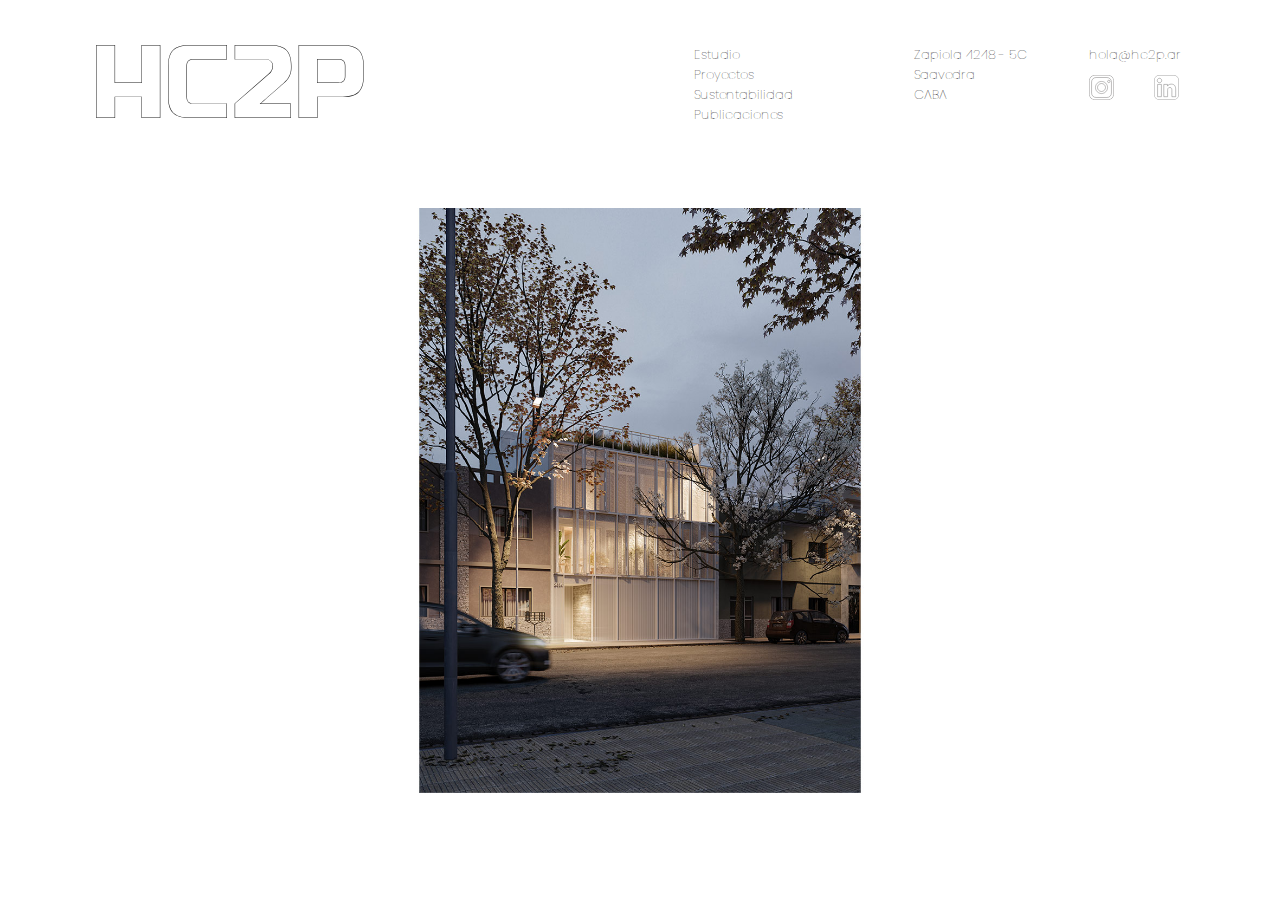
<file: index.html>
<!DOCTYPE html>
<html lang="es">
<head>
    <meta charset="UTF-8"/>
    <meta http-equiv="X-UA-Compatible" content="IE=edge">
    <meta name="viewport" content="width=device-width, initial-scale=1.0">
    <link rel="stylesheet" href="css/styles.css">
    <title>HC2P</title>
</head>
<body>
    <nav>
        <h1><a href="index.html">HC2P</a></h1>

        <div class="menu">
            <span class="linea1"></span>
            <span class="linea2"></span>
        </div>

        <div class="navegacion">
            <ul class="secciones">
                <li><a href="estudio.html">Estudio</a></li>

                <li><a href="proyectos.html">Proyectos</a></li>

                <li><a href="sustentabilidad.html">Sustentabilidad</a></li>

                <li><a href="">Publicaciones</a></li>
            </ul>
        
            <p class="direccion">Zapiola 4248 - 5C Saavedra <br>CABA</p>

            <ul class="redes">
                <li class="mail"><p>hola@hc2p.ar</p></li>

                <li><a style="background-image: url('img/icons/ig.svg');" href="https://www.instagram.com/hc2p.arq/" target="_blank">Instagram</a></li>

                <li><a style="background-image: url('img/icons/lkd.svg');" href="https://www.linkedin.com/in/hc2p-59538524b/" target="_blank">LinkedIn</a></li>
            </ul>
        </div>
    </nav>
    <main>
        <div class="slider_home">
            <ul>
                <li>
                    <picture>
                        <source media="(min-width: 769px)" srcset="img/slider_desktop/slider1.jpg">
                        <img src="img/slider_mobile/slider1.jpg" alt="Imágen interior de un departamento de HC2P">
                    </picture>
                </li>

                <li>
                    <picture>
                        <source media="(min-width: 769px)" srcset="img/slider_desktop/slider2.jpg">
                        <img src="img/slider_mobile/slider2.jpg" alt="Imágen interior de un departamento de HC2P">
                    </picture>
                </li>

                <li>
                    <picture>
                        <source media="(min-width: 769px)" srcset="img/slider_desktop/slider3.jpg">
                        <img src="img/slider_mobile/slider3.jpg" alt="Imágen interior de un departamento de HC2P">
                    </picture>
                </li>

                <li>
                    <picture>
                        <source media="(min-width: 769px)" srcset="img/slider_desktop/slider4.jpg">
                        <img src="img/slider_mobile/slider4.jpg" alt="Imágen interior de un departamento de HC2P">
                    </picture>
                </li>

                <li>
                    <picture>
                        <source media="(min-width: 769px)" srcset="img/slider_desktop/slider5.jpg">
                        <img src="img/slider_mobile/slider5.jpg" alt="Imágen interior de un departamento de HC2P">
                    </picture>
                </li>

                <li>
                    <picture>
                        <source media="(min-width: 769px)" srcset="img/slider_desktop/slider6.jpg">
                        <img src="img/slider_mobile/slider6.jpg" alt="Imágen interior de un departamento de HC2P">
                    </picture>
                </li>

                <li>
                    <picture>
                        <source media="(min-width: 769px)" srcset="img/slider_desktop/slider7.jpg">
                        <img src="img/slider_mobile/slider7.jpg" alt="Imágen interior de un departamento de HC2P">
                    </picture>
                </li>

                <li>
                    <picture>
                        <source media="(min-width: 769px)" srcset="img/slider_desktop/slider8.jpg">
                        <img src="img/slider_mobile/slider8.jpg" alt="Imágen interior de un departamento de HC2P">
                    </picture>
                </li>

                <li>
                    <picture>
                        <source media="(min-width: 769px)" srcset="img/slider_desktop/slider9.jpg">
                        <img src="img/slider_mobile/slider9.jpg" alt="Imágen interior de un departamento de HC2P">
                    </picture>
                </li>

                <li>
                    <picture>
                        <source media="(min-width: 769px)" srcset="img/slider_desktop/slider10.jpg">
                        <img src="img/slider_mobile/slider10.jpg" alt="Imágen interior de un departamento de HC2P">
                    </picture>
                </li>

                <li>
                    <picture>
                        <source media="(min-width: 769px)" srcset="img/slider_desktop/slider11.jpg">
                        <img src="img/slider_mobile/slider11.jpg" alt="Imágen interior de un departamento de HC2P">
                    </picture>
                </li>

                <li>
                    <picture>
                        <source media="(min-width: 769px)" srcset="img/slider_desktop/slider12.jpg">
                        <img src="img/slider_mobile/slider12.jpg" alt="Imágen interior de un departamento de HC2P">
                    </picture>
                </li>

                <li>
                    <picture>
                        <source media="(min-width: 769px)" srcset="img/slider_desktop/slider13.jpg">
                        <img src="img/slider_mobile/slider13.jpg" alt="Imágen interior de un departamento de HC2P">
                    </picture>
                </li>
            </ul>
        </div>
    </main>

    <script src="js/script.js"></script>
</body>
</html>
</file>
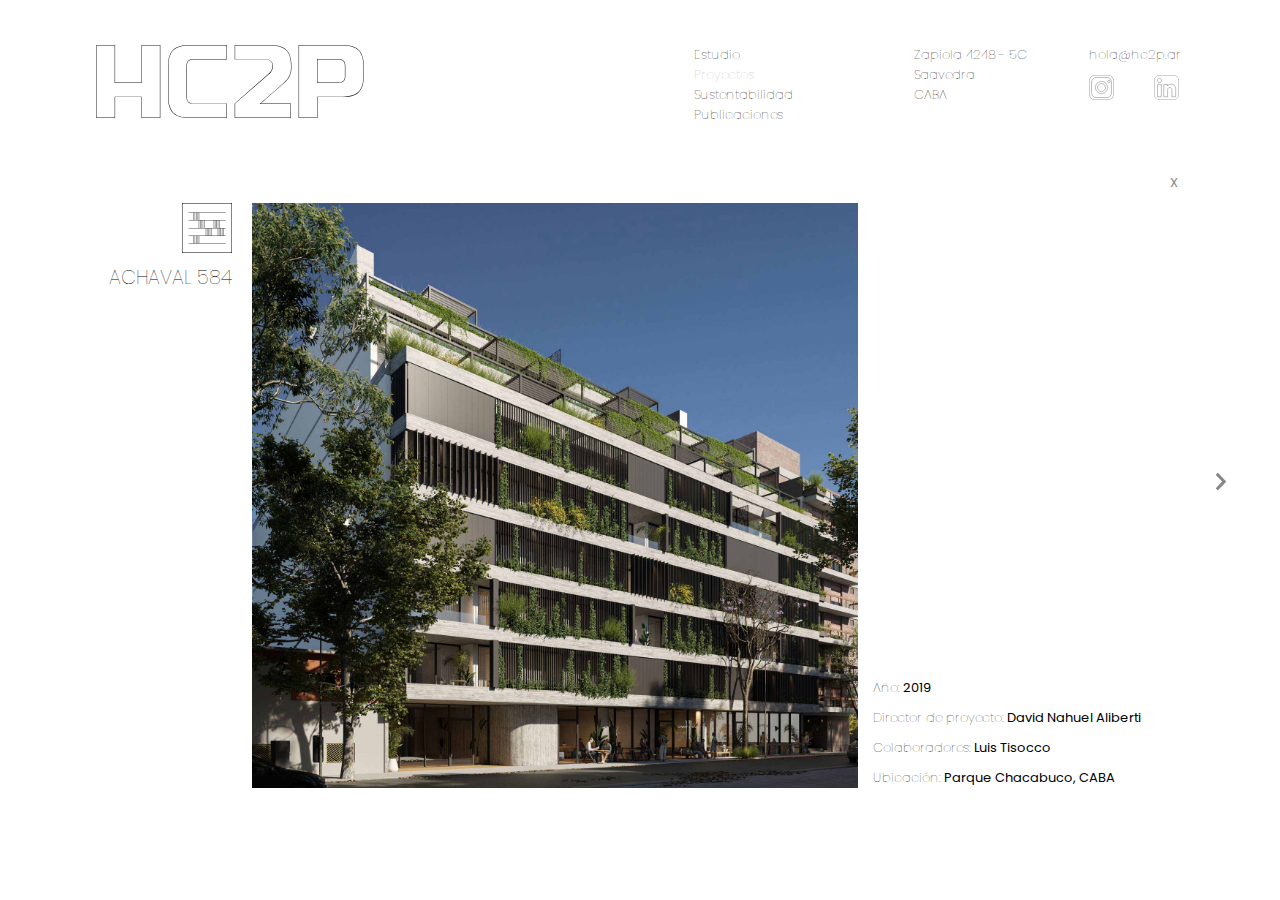
<file: achaval.html>
<!DOCTYPE html>
<html lang="es">
<head>
    <meta charset="UTF-8"/>
    <meta http-equiv="X-UA-Compatible" content="IE=edge">
    <meta name="viewport" content="width=device-width, initial-scale=1.0">
    <link rel="stylesheet" href="css/styles.css">
    <title>HC2P</title>
</head>
<body>
    <nav>
        <h1><a href="index.html">HC2P</a></h1>

        <div class="menu">
            <span class="linea1"></span>
            <span class="linea2"></span>
        </div>

        <div class="navegacion">
            <ul class="secciones">
                <li><a href="estudio.html">Estudio</a></li>

                <li><a href="proyectos.html" class="indicador_pagina">Proyectos</a></li>

                <li><a href="sustentabilidad.html">Sustentabilidad</a></li>

                <li><a href="">Publicaciones</a></li>
            </ul>
        
            <p class="direccion">Zapiola 4248 - 5C Saavedra <br>CABA</p>

            <ul class="redes">
                <li class="mail"><p>hola@hc2p.ar</p></li>

                <li><a style="background-image: url('img/icons/ig.svg');" href="https://www.instagram.com/hc2p.arq/" target="_blank">Instagram</a></li>

                <li><a style="background-image: url('img/icons/lkd.svg');" href="https://www.linkedin.com/in/hc2p-59538524b/" target="_blank">LinkedIn</a></li>
            </ul>
        </div>
    </nav>
    <main>
        <span class="previous_detalleP ocultar">Previous</span>
    
        <span class="next_detalleP">Next</span>

        <a class="volver" href="proyectos.html">X</a>

        <div class="cont_general_proyecto">
            <div class="mascara_proyecto">
                <div class="seccion1">
                    <div class="info">
                        <span style="background-image: url('../img/icons/achaval.svg');">Achaval</span>
        
                        <h2>Achaval 584</h2>

                        <!--div>
                            <a href="#">Descargar PDF</a>
                        </div-->
                    </div>

                    <div class="imagen_texto">
                        <ul>
                            <li><span>Año:</span> 2019</li>
                            <li><span>Director de proyecto:</span> David Nahuel Aliberti</li>
                            <li><span>Colaboradores:</span> Luis Tisocco</li>
                            <li><span>Ubicación:</span> Parque Chacabuco, CABA</li>
                        </ul>

                        <picture>
                            <source media="(min-width: 769px)" srcset="img/proyectos/achaval/1/achaval_1_desktop.jpg">
                            <source media="(min-width: 481px)" srcset="img/proyectos/achaval/1/achaval_1_tablet.jpg">
                            <img src="img/proyectos/achaval/1/achaval_1_mobile.jpg" alt="Foto fachada Achaval">
                        </picture>
                    </div>
                </div>

                <div class="seccion2">
                    <picture>
                        <source media="(min-width: 769px)" srcset="img/proyectos/achaval/2/achaval_2_desktop.jpg">
                        <img src="img/proyectos/achaval/2/achaval_2_mobile.jpg" alt="Foto fachada Achaval">
                    </picture>
                </div>

                <div class="seccion2">
                    <picture>
                        <source media="(min-width: 769px)" srcset="img/proyectos/achaval/3/achaval_3_desktop.jpg">
                        <img src="img/proyectos/achaval/3/achaval_3_mobile.jpg" alt="Foto fachada Achaval">
                    </picture>
                </div>

                <div class="seccion2">
                    <picture>
                        <source media="(min-width: 769px)" srcset="img/proyectos/achaval/4/achaval_4_desktop.jpg">
                        <img src="img/proyectos/achaval/4/achaval_4_mobile.jpg" alt="Foto fachada Achaval">
                    </picture>
                </div>

                <div class="seccion2">
                    <picture>
                        <source media="(min-width: 769px)" srcset="img/proyectos/achaval/5/achaval_5_desktop.jpg">
                        <img src="img/proyectos/achaval/5/achaval_5_mobile.jpg" alt="Foto fachada Achaval">
                    </picture>
                </div>

                <div class="seccion2">
                    <picture>
                        <source media="(min-width: 769px)" srcset="img/proyectos/achaval/6/achaval_6_desktop.jpg">
                        <img src="img/proyectos/achaval/6/achaval_6_mobile.jpg" alt="Foto fachada Achaval">
                    </picture>
                </div>

                <div class="seccion2 memoria">
                    <div>
                        <h3>MEMORIA</h3>

                        <p>En un terreno atípico que envuelve un edifico de esquina existente y que engloba 3 parcelas por lado, el proyecto enfrenta una primer disyuntiva en relación a un volumen edificable infrecuente en la zona debido a un histórico barrio de viviendas bajas, con patios y frentes arbolados.

                        <span>Se plantea entonces la primera pregunta: ¿Cómo implantar un edificio de semejante volumen, sin que el mismo genere un impacto negativo al entorno?</span>

                        <span>La respuesta surge aplicando una serie de estrategias de diseño, tales como operar con ciertos elementos de manera horizontal, en contraposición con la altura del complejo.</span>

                        <span>Ejemplo de esto son el sistema de carpinterías corridas, parasoles y vigas vistas que le dan vuelta a todo el perímetro del conjunto.</span></p>
                    </div>
                </div>
            </div>
        </div>
    </main>

    <script src="js/script_achaval.js"></script>
</body>
</html>
</file>
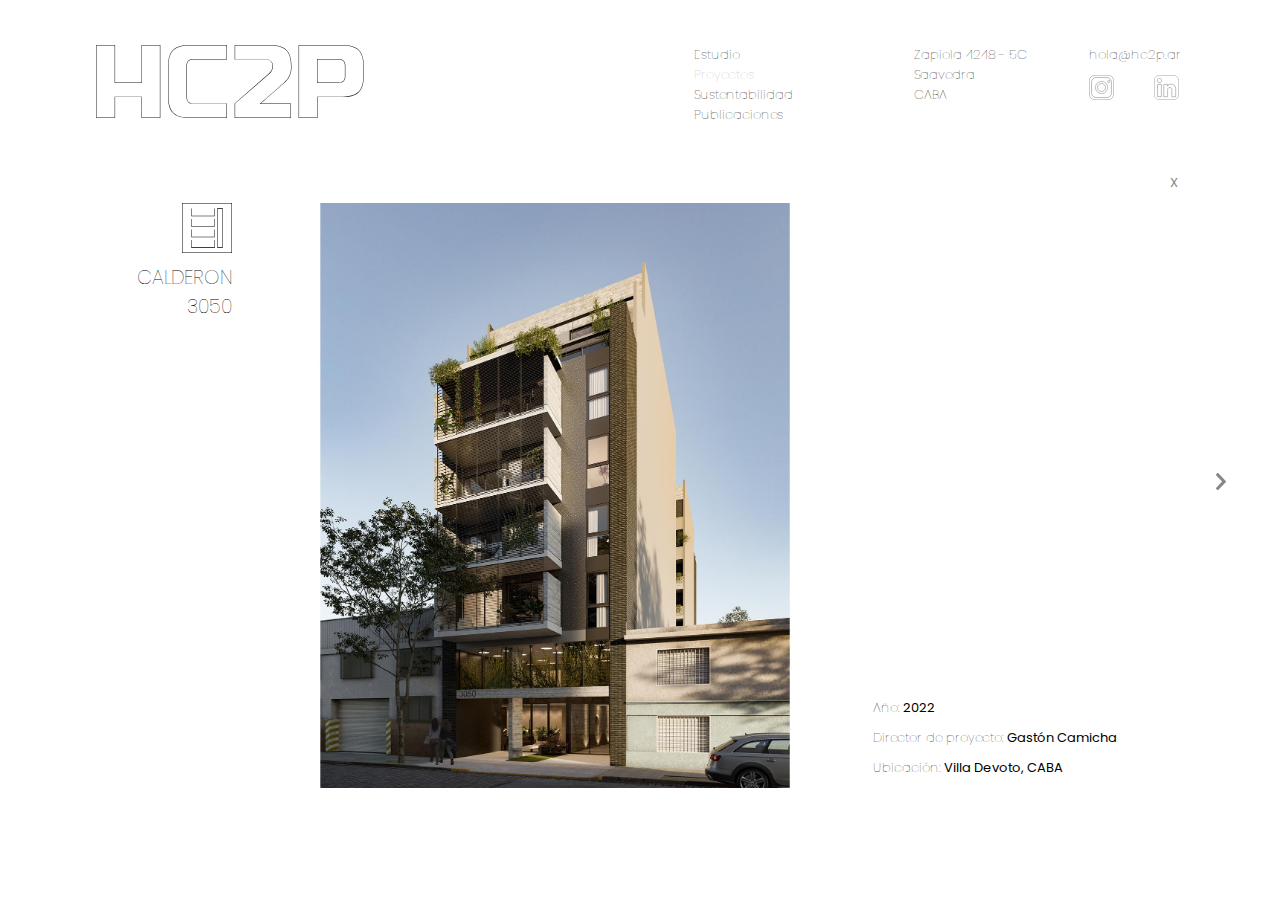
<file: calderon.html>
<!DOCTYPE html>
<html lang="es">
<head>
    <meta charset="UTF-8"/>
    <meta http-equiv="X-UA-Compatible" content="IE=edge">
    <meta name="viewport" content="width=device-width, initial-scale=1.0">
    <link rel="stylesheet" href="css/styles.css">
    <title>HC2P</title>
</head>
<body>
    <nav>
        <h1><a href="index.html">HC2P</a></h1>

        <div class="menu">
            <span class="linea1"></span>
            <span class="linea2"></span>
        </div>

        <div class="navegacion">
            <ul class="secciones">
                <li><a href="estudio.html">Estudio</a></li>

                <li><a href="proyectos.html" class="indicador_pagina">Proyectos</a></li>

                <li><a href="sustentabilidad.html">Sustentabilidad</a></li>

                <li><a href="">Publicaciones</a></li>
            </ul>
        
            <p class="direccion">Zapiola 4248 - 5C Saavedra <br>CABA</p>

            <ul class="redes">
                <li class="mail"><p>hola@hc2p.ar</p></li>

                <li><a style="background-image: url('img/icons/ig.svg');" href="https://www.instagram.com/hc2p.arq/" target="_blank">Instagram</a></li>

                <li><a style="background-image: url('img/icons/lkd.svg');" href="https://www.linkedin.com/in/hc2p-59538524b/" target="_blank">LinkedIn</a></li>
            </ul>
        </div>
    </nav>
    <main>
        <span class="previous_detalleP ocultar">Previous</span>
    
        <span class="next_detalleP">Next</span>

        <a class="volver" href="proyectos.html">X</a>

        <div class="cont_general_proyecto">
            <div class="mascara_proyecto_calderon">
                <div class="seccion1">
                    <div class="info">
                        <span style="background-image: url('../img/icons/calderon.svg');">Calderon</span>
        
                        <h2>Calderon 3050</h2>

                        <!--div>
                            <a href="#">Descargar PDF</a>
                        </div-->
                    </div>

                    <div class="imagen_texto">
                        <ul>
                            <li><span>Año:</span> 2022</li>
                            <li><span>Director de proyecto:</span> Gastón Camicha</li>
                            <li><span>Ubicación:</span> Villa Devoto, CABA</li>
                        </ul>

                        <picture>
                            <source media="(min-width: 769px)" srcset="img/proyectos/calderon/1/calderon_1_desktop.jpg">
                            <source media="(min-width: 481px)" srcset="img/proyectos/calderon/1/calderon_1_tablet.jpg">
                            <img src="img/proyectos/calderon/1/calderon_1_mobile.jpg" alt="Foto fachada Achaval">
                        </picture>
                    </div>
                </div>

                <div class="seccion2">
                    <picture>
                        <source media="(min-width: 769px)" srcset="img/proyectos/calderon/2/calderon_2_desktop.jpg">
                        <img src="img/proyectos/calderon/2/calderon_2_mobile.jpg" alt="Foto fachada Achaval">
                    </picture>
                </div>

                <div class="seccion2">
                    <picture>
                        <source media="(min-width: 769px)" srcset="img/proyectos/calderon/3/calderon_3_desktop.jpg">
                        <img src="img/proyectos/calderon/3/calderon_3_mobile.jpg" alt="Foto fachada Achaval">
                    </picture>
                </div>

                <div class="seccion2">
                    <picture>
                        <source media="(min-width: 769px)" srcset="img/proyectos/calderon/4/calderon_4_desktop.jpg">
                        <img src="img/proyectos/calderon/4/calderon_4_mobile.jpg" alt="Foto fachada Achaval">
                    </picture>
                </div>

                <div class="seccion2">
                    <picture>
                        <source media="(min-width: 769px)" srcset="img/proyectos/calderon/5/calderon_5_desktop.jpg">
                        <img src="img/proyectos/calderon/5/calderon_5_mobile.jpg" alt="Foto fachada Achaval">
                    </picture>
                </div>

                <div class="seccion2 memoria">
                    <div>
                        <h3>MEMORIA</h3>

                        <p>El edificio se encuentra en el barrio de Devoto, en la calle Calderón de la Barca. Una calle tranquila, a una cuadra de Av Beiro y con cercanías a las plazas Riccheri y las Toscaneras.

                        <span>La idea del proyecto es crear un medio de control solar manteniendo un correcto confort térmico que funciona como mediación entre el espacio interior y exterior, permitiendo filtrar las visuales y controlar la intimidad sin crear una pérdida de vínculo con la ciudad.</span>

                        <span>Para lograr una fachada dinámica, se proporcionan ventanas con disposición en el estar que le puede dar apertura en caso de ser necesario.</span>

                        <span>Respecto a los acabados del proyecto, se ha propuesto materiales simples y de alta resistencia. Buscamos dar solución con un diseño que se adapte al contexto con texturas y colores similares.</span></p>
                    </div>
                </div>
            </div>
        </div>
    </main>

    <script src="js/script_calderon.js"></script>
</body>
</html>
</file>
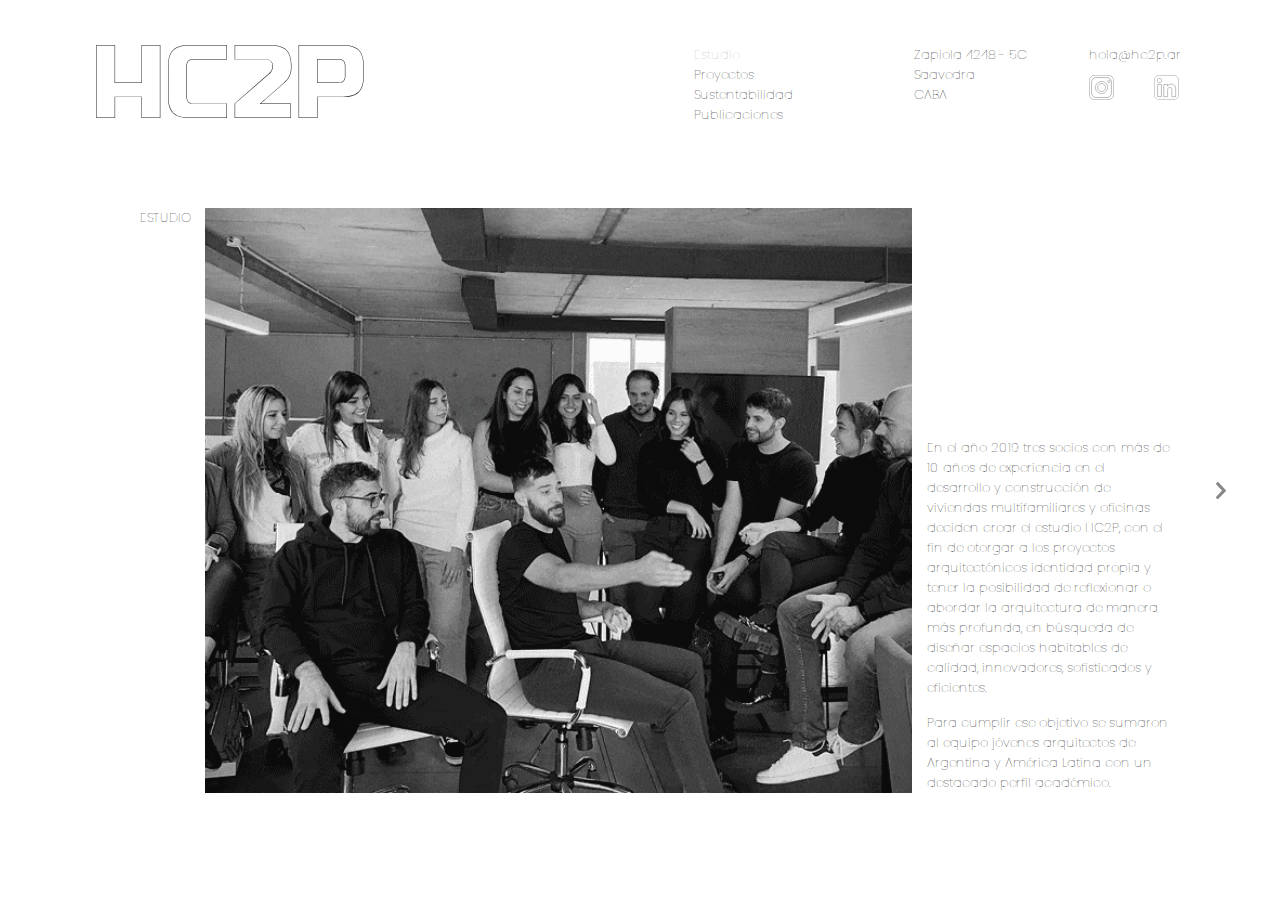
<file: estudio.html>
<!DOCTYPE html>
<html lang="es">
<head>
    <meta charset="UTF-8"/>
    <meta http-equiv="X-UA-Compatible" content="IE=edge">
    <meta name="viewport" content="width=device-width, initial-scale=1.0">
    <link rel="stylesheet" href="css/styles.css">
    <title>HC2P</title>
</head>
<body>
    <nav>
        <h1><a href="index.html">HC2P</a></h1>

        <div class="menu">
            <span class="linea1"></span>
            <span class="linea2"></span>
        </div>

        <div class="navegacion">
            <ul class="secciones">
                <li><a class="indicador_pagina">Estudio</a></li>

                <li><a href="proyectos.html">Proyectos</a></li>

                <li><a href="sustentabilidad.html">Sustentabilidad</a></li>

                <li><a href="">Publicaciones</a></li>
            </ul>
        
            <p class="direccion">Zapiola 4248 - 5C Saavedra <br>CABA</p>

            <ul class="redes">
                <li class="mail"><p>hola@hc2p.ar</p></li>

                <li><a style="background-image: url('img/icons/ig.svg');" href="https://www.instagram.com/hc2p.arq/" target="_blank">Instagram</a></li>

                <li><a style="background-image: url('img/icons/lkd.svg');" href="https://www.linkedin.com/in/hc2p-59538524b/" target="_blank">LinkedIn</a></li>
            </ul>
        </div>
    </nav>
    <main>
        <span class="previous_estudio ocultar">Previous</span>
    
        <span class="next_estudio">Next</span>

        <div class="cont_general_estudio">
            <div class="mascara_general_estudio">
                <div class="estudio1">
                    <h2>Estudio</h2>
    
                    <p>En el año 2019 tres socios con más de 10 años de experiencia en el desarrollo y construcción de viviendas multifamiliares y oficinas deciden crear el estudio HC2P, con el fin de otorgar a los proyectos arquitectónicos identidad propia y tener la posibilidad de reflexionar o abordar la arquitectura de manera más profunda, en búsqueda de diseñar espacios habitables de calidad, innovadores, sofisticados y eficientes.

                    <span>Para cumplir ese objetivo se sumaron al equipo jóvenes arquitectos de Argentina y América Latina con un destacado perfil académico.</span></p>
    
                    <picture>
                        <img src="img/estudio_grupal.gif" alt="Foto de todos los el equipo que conforma el estudio.">
                    </picture>
                </div>
    
                <div class="estudio2">
                    <div class="mascara_estudio">
                        <div class="persona">
                            <picture>
                                <img src="img/equipo/hernan.jpg" alt="Imágen de la fachada del proyecto xxxxxxxP">
                            </picture>
            
                            <h3>HERNAN ARIEL COELLO</h3>
            
                            <p>Director</p>
                        </div>
    
                        <div class="persona">
                            <picture>
                                <img src="img/equipo/jessica.jpg" alt="Imágen de la fachada del proyecto xxxxxxxP">
                            </picture>
            
                            <h3>JESSICA MANCARDI</h3>
            
                            <p>Coordinación Dirección de Obra</p>
                        </div>
    
                        <div class="persona">
                            <picture>
                                <img src="img/equipo/wendy.jpg" alt="Imágen de la fachada del proyecto xxxxxxxP">
                            </picture>
            
                            <h3>WENDY GÓMEZ DÍAZ</h3>
            
                            <p>Coordinación de Sustentabilidad</p>
                        </div>
    
                        <div class="persona">
                            <picture>
                                <img src="img/equipo/david.jpg" alt="Imágen de la fachada del proyecto xxxxxxxP">
                            </picture>
            
                            <h3>DAVID NAHUEL ALIBERTI</h3>
            
                            <p>Proyectista</p>
                        </div>
    
                        <div class="persona">
                            <picture>
                                <img src="img/equipo/diego_a.jpg" alt="Imágen de la fachada del proyecto xxxxxxxP">
                            </picture>
            
                            <h3>DIEGO ALBANESE</h3>
            
                            <p>Director de Obra</p>
                        </div>
    
                        <div class="persona">
                            <picture>
                                <img src="img/equipo/diego_c.jpg" alt="Imágen de la fachada del proyecto xxxxxxxP">
                            </picture>
            
                            <h3>DIEGO COELLO</h3>
            
                            <p>Responsable de Archviz</p>
                        </div>
    
                        <div class="persona">
                            <picture>
                                <img src="img/equipo/micaela.jpg" alt="Imágen de la fachada del proyecto xxxxxxxP">
                            </picture>
            
                            <h3>MICAELA FERREYRA</h3>
            
                            <p>Asistente de Anteproyecto</p>
                        </div>
    
                        <div class="persona">
                            <picture>
                                <img src="img/equipo/belen.jpg" alt="Imágen de la fachada del proyecto xxxxxxxP">
                            </picture>
            
                            <h3>BELEN DA ENCARNACAO</h3>
            
                            <p>Coordinación de Proyectos</p>
                        </div>
    
                        <div class="persona">
                            <picture>
                                <img src="img/equipo/ricardo.jpg" alt="Imágen de la fachada del proyecto xxxxxxxP">
                            </picture>
            
                            <h3>RICARDO MARCHESINI</h3>
            
                            <p>Coordinación de Documentación</p>
                        </div>
    
                        <div class="persona">
                            <picture>
                                <img src="img/equipo/noe.jpg" alt="Imágen de la fachada del proyecto xxxxxxxP">
                            </picture>
            
                            <h3>NOELIA DE MARCO</h3>
            
                            <p>Proyectista</p>
                        </div>
    
                        <div class="persona">
                            <picture>
                                <img src="img/equipo/valentina.jpg" alt="Imágen de la fachada del proyecto xxxxxxxP">
                            </picture>
            
                            <h3>VALENTINA RODRIGUEZ</h3>
            
                            <p>Proyectista</p>
                        </div>
    
                        <div class="persona">
                            <picture>
                                <img src="img/equipo/carolina.jpg" alt="Imágen de la fachada del proyecto xxxxxxxP">
                            </picture>
            
                            <h3>CAROLINA REINALDI</h3>
            
                            <p>Directora de Obra</p>
                        </div>
    
                        <div class="persona">
                            <picture>
                                <img src="img/equipo/camila.jpg" alt="Imágen de la fachada del proyecto xxxxxxxP">
                            </picture>
            
                            <h3>CAMILA PUPPI</h3>
            
                            <p>Asistente de Anteproyecto</p>
                        </div>
    
                        <!--div class="persona">
                            <picture>
                                <img src="img/equipo/micaela.jpg" alt="Imágen de la fachada del proyecto xxxxxxxP">
                            </picture>
            
                            <h3>VACIO</h3>
            
                            <p>VACIO</p>
                        </div-->
                    </div>
                </div>
            </div>
        </div>
    </main>

    <script src="js/script_estudio.js"></script>
</body>
</html>
</file>
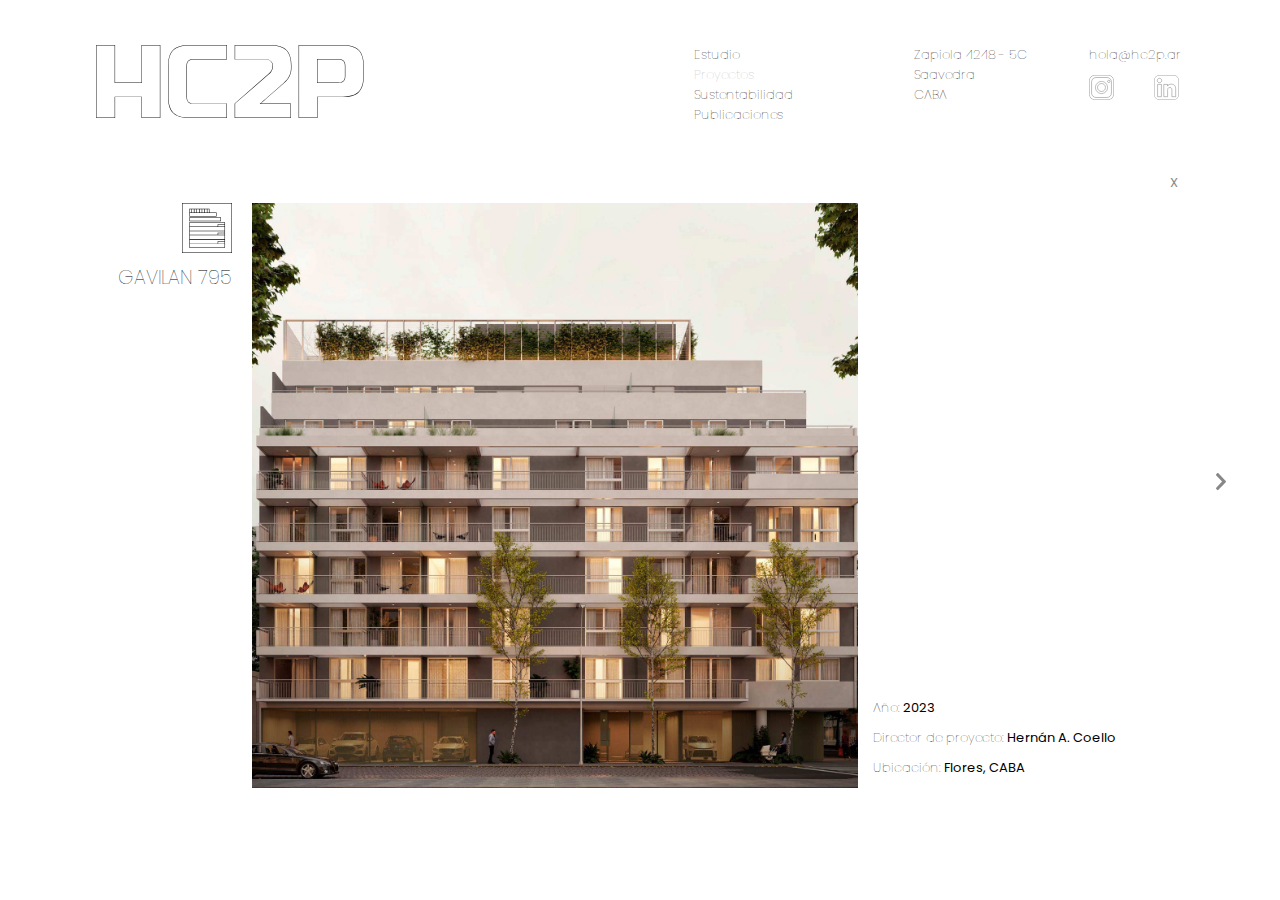
<file: gavilan.html>
<!DOCTYPE html>
<html lang="es">
<head>
    <meta charset="UTF-8"/>
    <meta http-equiv="X-UA-Compatible" content="IE=edge">
    <meta name="viewport" content="width=device-width, initial-scale=1.0">
    <link rel="stylesheet" href="css/styles.css">
    <title>HC2P</title>
</head>
<body>
    <nav>
        <h1><a href="index.html">HC2P</a></h1>

        <div class="menu">
            <span class="linea1"></span>
            <span class="linea2"></span>
        </div>

        <div class="navegacion">
            <ul class="secciones">
                <li><a href="estudio.html">Estudio</a></li>

                <li><a href="proyectos.html" class="indicador_pagina">Proyectos</a></li>

                <li><a href="sustentabilidad.html">Sustentabilidad</a></li>

                <li><a href="">Publicaciones</a></li>
            </ul>
        
            <p class="direccion">Zapiola 4248 - 5C Saavedra <br>CABA</p>

            <ul class="redes">
                <li class="mail"><p>hola@hc2p.ar</p></li>

                <li><a style="background-image: url('img/icons/ig.svg');" href="https://www.instagram.com/hc2p.arq/" target="_blank">Instagram</a></li>

                <li><a style="background-image: url('img/icons/lkd.svg');" href="https://www.linkedin.com/in/hc2p-59538524b/" target="_blank">LinkedIn</a></li>
            </ul>
        </div>
    </nav>
    <main>
        <span class="previous_detalleP ocultar">Previous</span>
    
        <span class="next_detalleP">Next</span>

        <a class="volver" href="proyectos.html">X</a>

        <div class="cont_general_proyecto">
            <div class="mascara_proyecto_calderon">
                <div class="seccion1">
                    <div class="info">
                        <span style="background-image: url('../img/icons/gavilan.svg');">Gavilan</span>
        
                        <h2>Gavilan 795</h2>

                        <!--div>
                            <a href="#">Descargar PDF</a>
                        </div-->
                    </div>

                    <div class="imagen_texto">
                        <ul>
                            <li><span>Año:</span> 2023</li>
                            <li><span>Director de proyecto:</span> Hernán A. Coello</li>
                            <li><span>Ubicación:</span> Flores, CABA</li>
                        </ul>

                        <picture>
                            <source media="(min-width: 769px)" srcset="img/proyectos/gavilan/1/gavilan_1_desktop.jpg">
                            <source media="(min-width: 481px)" srcset="img/proyectos/gavilan/1/gavilan_1_tablet.jpg">
                            <img src="img/proyectos/gavilan/1/gavilan_1_mobile.jpg" alt="Foto fachada Achaval">
                        </picture>
                    </div>
                </div>

                <div class="seccion2">
                    <picture>
                        <source media="(min-width: 769px)" srcset="img/proyectos/gavilan/2/gavilan_2_desktop.jpg">
                        <img src="img/proyectos/gavilan/2/gavilan_2_mobile.jpg" alt="Foto fachada Achaval">
                    </picture>
                </div>

                <div class="seccion2">
                    <picture>
                        <source media="(min-width: 769px)" srcset="img/proyectos/gavilan/3/gavilan_3_desktop.jpg">
                        <img src="img/proyectos/gavilan/3/gavilan_3_mobile.jpg" alt="Foto fachada Achaval">
                    </picture>
                </div>

                <div class="seccion2">
                    <picture>
                        <source media="(min-width: 769px)" srcset="img/proyectos/gavilan/4/gavilan_4_desktop.jpg">
                        <img src="img/proyectos/gavilan/4/gavilan_4_mobile.jpg" alt="Foto fachada Achaval">
                    </picture>
                </div>

                <div class="seccion2">
                    <picture>
                        <source media="(min-width: 769px)" srcset="img/proyectos/gavilan/5/gavilan_5_desktop.jpg">
                        <img src="img/proyectos/gavilan/5/gavilan_5_mobile.jpg" alt="Foto fachada Achaval">
                    </picture>
                </div>

                <div class="seccion2 memoria">
                    <div>
                        <h3>MEMORIA</h3>

                        <p>Ubicado en una esquina del barrio Flores, nace Gavilán 795, inserto en un tejido urbano de gran crecimiento. Un nuevo proyecto residencial desarrollado en Planta Baja, donde se ubica el hall principal y estacionamientos, seguido de 6 pisos destinados a unidades funcionales que maximizan el ingreso de luz solar y potencian las visuales del entorno, culminado con amplias terrazas acompañadas de manto vegetal.</p>
                    </div>
                </div>
            </div>
        </div>
    </main>

    <script src="js/script_calderon.js"></script>
</body>
</html>
</file>
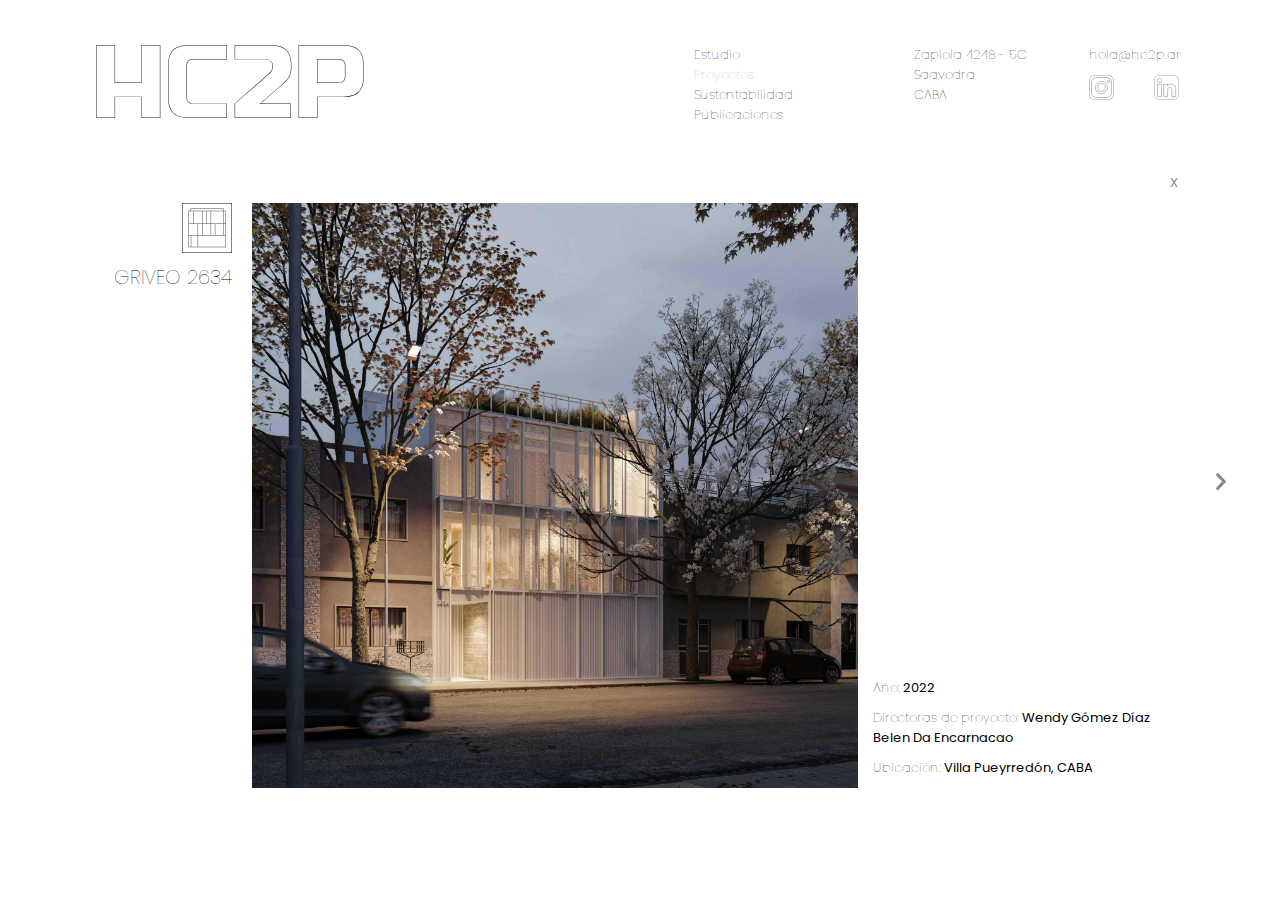
<file: griveo.html>
<!DOCTYPE html>
<html lang="es">
<head>
    <meta charset="UTF-8"/>
    <meta http-equiv="X-UA-Compatible" content="IE=edge">
    <meta name="viewport" content="width=device-width, initial-scale=1.0">
    <link rel="stylesheet" href="css/styles.css">
    <title>HC2P</title>
</head>
<body>
    <nav>
        <h1><a href="index.html">HC2P</a></h1>

        <div class="menu">
            <span class="linea1"></span>
            <span class="linea2"></span>
        </div>

        <div class="navegacion">
            <ul class="secciones">
                <li><a href="estudio.html">Estudio</a></li>

                <li><a href="proyectos.html" class="indicador_pagina">Proyectos</a></li>

                <li><a href="sustentabilidad.html">Sustentabilidad</a></li>

                <li><a href="">Publicaciones</a></li>
            </ul>
        
            <p class="direccion">Zapiola 4248 - 5C Saavedra <br>CABA</p>

            <ul class="redes">
                <li class="mail"><p>hola@hc2p.ar</p></li>

                <li><a style="background-image: url('img/icons/ig.svg');" href="https://www.instagram.com/hc2p.arq/" target="_blank">Instagram</a></li>

                <li><a style="background-image: url('img/icons/lkd.svg');" href="https://www.linkedin.com/in/hc2p-59538524b/" target="_blank">LinkedIn</a></li>
            </ul>
        </div>
    </nav>
    <main>
        <span class="previous_detalleP ocultar">Previous</span>
    
        <span class="next_detalleP">Next</span>

        <a class="volver" href="proyectos.html">X</a>

        <div class="cont_general_proyecto">
            <div class="mascara_proyecto_griveo">
                <div class="seccion1">
                    <div class="info">
                        <span style="background-image: url('../img/icons/griveo.svg');">Griveo</span>
        
                        <h2>Griveo 2634</h2>

                        <!--div>
                            <a href="#">Descargar PDF</a>
                        </div-->
                    </div>

                    <div class="imagen_texto">
                        <ul>
                            <li><span>Año:</span> 2022</li>
                            <li><span>Directoras de proyecto:</span>  Wendy Gómez Díaz <br>Belen Da Encarnacao</li>
                            <li><span>Ubicación:</span> Villa Pueyrredón, CABA</li>
                        </ul>

                        <picture>
                            <source media="(min-width: 769px)" srcset="img/proyectos/griveo/1/griveo_1_desktop.jpg">
                            <source media="(min-width: 481px)" srcset="img/proyectos/griveo/1/griveo_1_tablet.jpg">
                            <img src="img/proyectos/griveo/1/griveo_1_mobile.jpg" alt="Foto fachada Achaval">
                        </picture>
                    </div>
                </div>

                <div class="seccion2">
                    <picture>
                        <source media="(min-width: 769px)" srcset="img/proyectos/griveo/2/griveo_2_desktop.jpg">
                        <img src="img/proyectos/griveo/2/griveo_2_mobile.jpg" alt="Foto fachada Achaval">
                    </picture>
                </div>

                <div class="seccion2">
                    <picture>
                        <source media="(min-width: 769px)" srcset="img/proyectos/griveo/3/griveo_3_desktop.jpg">
                        <img src="img/proyectos/griveo/3/griveo_3_mobile.jpg" alt="Foto fachada Achaval">
                    </picture>
                </div>

                <div class="seccion2">
                    <picture>
                        <source media="(min-width: 769px)" srcset="img/proyectos/griveo/4/griveo_4_desktop.jpg">
                        <img src="img/proyectos/griveo/4/griveo_4_mobile.jpg" alt="Foto fachada Achaval">
                    </picture>
                </div>

                <div class="seccion2">
                    <picture>
                        <source media="(min-width: 769px)" srcset="img/proyectos/griveo/5/griveo_5_desktop.jpg">
                        <img src="img/proyectos/griveo/5/griveo_5_mobile.jpg" alt="Foto fachada Achaval">
                    </picture>
                </div>

                <div class="seccion2">
                    <picture>
                        <source media="(min-width: 769px)" srcset="img/proyectos/griveo/6/griveo_6_desktop.jpg">
                        <img src="img/proyectos/griveo/6/griveo_6_mobile.jpg" alt="Foto fachada Achaval">
                    </picture>
                </div>

                <div class="seccion2">
                    <picture>
                        <source media="(min-width: 769px)" srcset="img/proyectos/griveo/7/griveo_7_desktop.jpg">
                        <img src="img/proyectos/griveo/7/griveo_7_mobile.jpg" alt="Foto fachada Achaval">
                    </picture>
                </div>

                <div class="seccion2">
                    <picture>
                        <source media="(min-width: 769px)" srcset="img/proyectos/griveo/8/griveo_8_desktop.jpg">
                        <img src="img/proyectos/griveo/8/griveo_8_mobile.jpg" alt="Foto fachada Achaval">
                    </picture>
                </div>

                <div class="seccion2">
                    <picture>
                        <source media="(min-width: 769px)" srcset="img/proyectos/griveo/9/griveo_9_desktop.jpg">
                        <img src="img/proyectos/griveo/9/griveo_9_mobile.jpg" alt="Foto fachada Achaval">
                    </picture>
                </div>

                <div class="seccion2">
                    <picture>
                        <source media="(min-width: 769px)" srcset="img/proyectos/griveo/10/griveo_10_desktop.jpg">
                        <img src="img/proyectos/griveo/10/griveo_10_mobile.jpg" alt="Foto fachada Achaval">
                    </picture>
                </div>

                <div class="seccion2 memoria">
                    <div>
                        <h3>MEMORIA</h3>

                        <p>En un contexto de viviendas residenciales de baja escala compuestas por 1 a 2 plantas ubicada en Villa Pueyrredón y dentro de una parcela entre medianeras se incorpora el proyecto. Es un edificio de baja escala que busca reinterpretar el concepto de la vivienda a través de la mejora en la calidad espacial mediante espacios amplios, iluminación natural, dobles alturas y terrazas vegetadas.

                        <span>Su materialidad se determina por dos aspectos importantes. En primer lugar, busca generar un edificio eficiente mediante un sistema constructivo duradero y con buenas prestaciones térmicas, de bajo mantenimiento, amigable con el medio ambiente y que proporcione confort. En segundo lugar, propone un impacto positivo en el bienestar de sus usuarios mediante la propuesta monocromática de tonos suaves y texturas naturales.</span></p>
                    </div>
                </div>
            </div>
        </div>
    </main>

    <script src="js/script_griveo.js"></script>
</body>
</html>
</file>
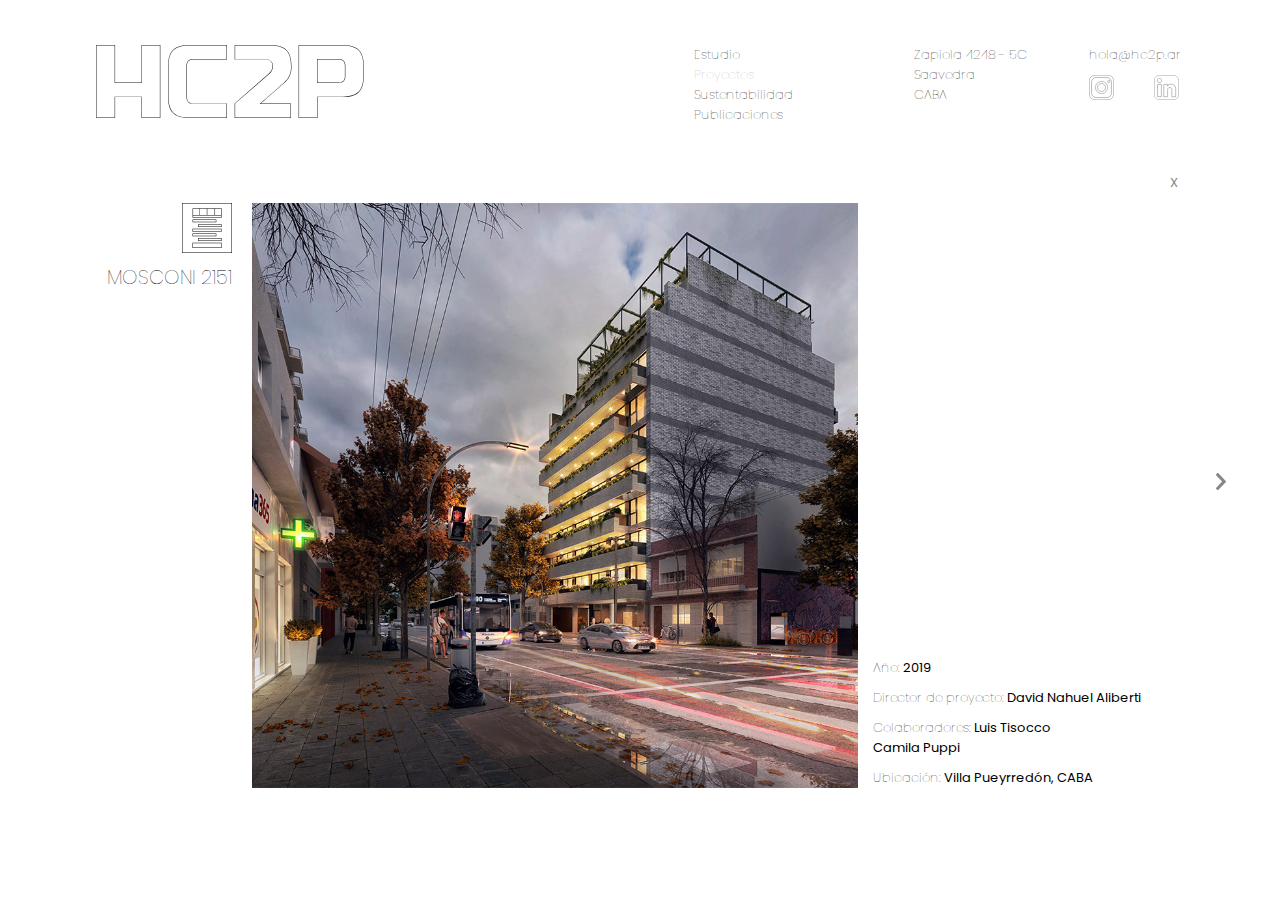
<file: mosconi.html>
<!DOCTYPE html>
<html lang="es">
<head>
    <meta charset="UTF-8"/>
    <meta http-equiv="X-UA-Compatible" content="IE=edge">
    <meta name="viewport" content="width=device-width, initial-scale=1.0">
    <link rel="stylesheet" href="css/styles.css">
    <title>HC2P</title>
</head>
<body>
    <nav>
        <h1><a href="index.html">HC2P</a></h1>

        <div class="menu">
            <span class="linea1"></span>
            <span class="linea2"></span>
        </div>

        <div class="navegacion">
            <ul class="secciones">
                <li><a href="estudio.html">Estudio</a></li>

                <li><a href="proyectos.html" class="indicador_pagina">Proyectos</a></li>

                <li><a href="sustentabilidad.html">Sustentabilidad</a></li>

                <li><a href="">Publicaciones</a></li>
            </ul>
        
            <p class="direccion">Zapiola 4248 - 5C Saavedra <br>CABA</p>

            <ul class="redes">
                <li class="mail"><p>hola@hc2p.ar</p></li>

                <li><a style="background-image: url('img/icons/ig.svg');" href="https://www.instagram.com/hc2p.arq/" target="_blank">Instagram</a></li>

                <li><a style="background-image: url('img/icons/lkd.svg');" href="https://www.linkedin.com/in/hc2p-59538524b/" target="_blank">LinkedIn</a></li>
            </ul>
        </div>
    </nav>
    <main>
        <span class="previous_detalleP ocultar">Previous</span>
    
        <span class="next_detalleP">Next</span>

        <a class="volver" href="proyectos.html">X</a>

        <div class="cont_general_proyecto">
            <div class="mascara_proyecto">
                <div class="seccion1">
                    <div class="info">
                        <span style="background-image: url('../img/icons/mosconi.svg');">Mosconi</span>
        
                        <h2>Mosconi 2151</h2>

                        <!--div>
                            <a href="#">Descargar PDF</a>
                        </div-->
                    </div>

                    <div class="imagen_texto">
                        <ul>
                            <li><span>Año:</span> 2019</li>
                            <li><span>Director de proyecto:</span> David Nahuel Aliberti</li>
                            <li><span>Colaboradores:</span> Luis Tisocco <br>Camila Puppi</li>
                            <li><span>Ubicación:</span> Villa Pueyrredón, CABA</li>
                        </ul>

                        <picture>
                            <source media="(min-width: 769px)" srcset="img/proyectos/mosconi/1/mosconi_1_desktop.jpg">
                            <source media="(min-width: 481px)" srcset="img/proyectos/mosconi/1/mosconi_1_tablet.jpg">
                            <img src="img/proyectos/mosconi/1/mosconi_1_mobile.jpg" alt="Foto fachada Achaval">
                        </picture>
                    </div>
                </div>

                <div class="seccion2">
                    <picture>
                        <source media="(min-width: 769px)" srcset="img/proyectos/mosconi/2/mosconi_2_desktop.jpg">
                        <img src="img/proyectos/mosconi/2/mosconi_2_mobile.jpg" alt="Foto fachada Achaval">
                    </picture>
                </div>

                <div class="seccion2">
                    <picture>
                        <source media="(min-width: 769px)" srcset="img/proyectos/mosconi/3/mosconi_3_desktop.jpg">
                        <img src="img/proyectos/mosconi/3/mosconi_3_mobile.jpg" alt="Foto fachada Achaval">
                    </picture>
                </div>

                <div class="seccion2">
                    <picture>
                        <source media="(min-width: 769px)" srcset="img/proyectos/mosconi/4/mosconi_4_desktop.jpg">
                        <img src="img/proyectos/mosconi/4/mosconi_4_mobile.jpg" alt="Foto fachada Achaval">
                    </picture>
                </div>

                <div class="seccion2">
                    <picture>
                        <source media="(min-width: 769px)" srcset="img/proyectos/mosconi/5/mosconi_5_desktop.jpg">
                        <img src="img/proyectos/mosconi/5/mosconi_5_mobile.jpg" alt="Foto fachada Achaval">
                    </picture>
                </div>

                <div class="seccion2">
                    <picture>
                        <source media="(min-width: 769px)" srcset="img/proyectos/mosconi/6/mosconi_6_desktop.jpg">
                        <img src="img/proyectos/mosconi/6/mosconi_6_mobile.jpg" alt="Foto fachada Achaval">
                    </picture>
                </div>

                <div class="seccion2 memoria">
                    <div>
                        <h3>MEMORIA</h3>

                        <p>Para solventar la contraposición de alturas entre el tejido actual y el futuro en el cual se emplaza, el edificio opera con un sistema de vigas vistas, junto con carpinterías corridas y canteros de chapa que buscan dotar de horizontalidad al edificio.

                        <span>Estas vigas a su vez, generan un sistema lúdico de movimiento que busca partir la rigidez propia del hormigón y de la repetición de los niveles, mediante el acortamiento o prolongación de las mismas, que a su vez, de la mano de vacíos en las losas de las expansiones, dotan de dobles o triples alturas exteriores al conjunto.</span></p>
                    </div>
                </div>
            </div>
        </div>
    </main>

    <script src="js/script_achaval.js"></script>
</body>
</html>
</file>
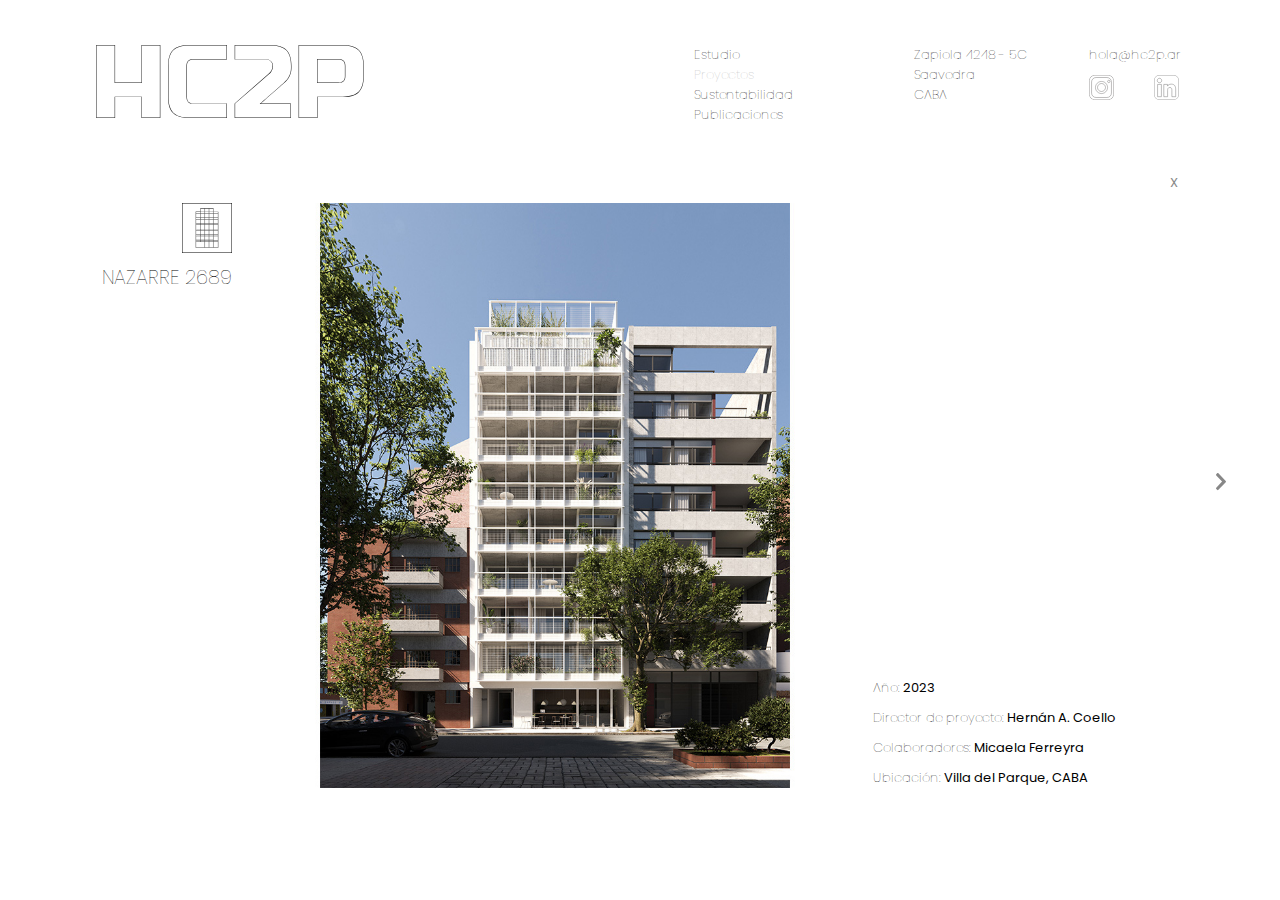
<file: nazarre.html>
<!DOCTYPE html>
<html lang="es">
<head>
    <meta charset="UTF-8"/>
    <meta http-equiv="X-UA-Compatible" content="IE=edge">
    <meta name="viewport" content="width=device-width, initial-scale=1.0">
    <link rel="stylesheet" href="css/styles.css">
    <title>HC2P</title>
</head>
<body>
    <nav>
        <h1><a href="index.html">HC2P</a></h1>

        <div class="menu">
            <span class="linea1"></span>
            <span class="linea2"></span>
        </div>

        <div class="navegacion">
            <ul class="secciones">
                <li><a href="estudio.html">Estudio</a></li>

                <li><a href="proyectos.html" class="indicador_pagina">Proyectos</a></li>

                <li><a href="sustentabilidad.html">Sustentabilidad</a></li>

                <li><a href="">Publicaciones</a></li>
            </ul>
        
            <p class="direccion">Zapiola 4248 - 5C Saavedra <br>CABA</p>

            <ul class="redes">
                <li class="mail"><p>hola@hc2p.ar</p></li>

                <li><a style="background-image: url('img/icons/ig.svg');" href="https://www.instagram.com/hc2p.arq/" target="_blank">Instagram</a></li>

                <li><a style="background-image: url('img/icons/lkd.svg');" href="https://www.linkedin.com/in/hc2p-59538524b/" target="_blank">LinkedIn</a></li>
            </ul>
        </div>
    </nav>
    <main>
        <span class="previous_detalleP ocultar">Previous</span>
    
        <span class="next_detalleP">Next</span>

        <a class="volver" href="proyectos.html">X</a>

        <div class="cont_general_proyecto">
            <div class="mascara_proyecto_calderon">
                <div class="seccion1">
                    <div class="info">
                        <span style="background-image: url('../img/icons/nazarre.svg');">Nazarre</span>
        
                        <h2>Nazarre 2689</h2>

                        <!--div>
                            <a href="#">Descargar PDF</a>
                        </div-->
                    </div>

                    <div class="imagen_texto">
                        <ul>
                            <li><span>Año:</span> 2023</li>
                            <li><span>Director de proyecto:</span> Hernán A. Coello</li>
                            <li><span>Colaboradores:</span> Micaela Ferreyra</li>
                            <li><span>Ubicación:</span> Villa del Parque, CABA</li>
                        </ul>

                        <picture>
                            <source media="(min-width: 769px)" srcset="img/proyectos/nazarre/1/nazarre_1_desktop.jpg">
                            <source media="(min-width: 481px)" srcset="img/proyectos/nazarre/1/nazarre_1_tablet.jpg">
                            <img src="img/proyectos/nazarre/1/nazarre_1_mobile.jpg" alt="Foto fachada Achaval">
                        </picture>
                    </div>
                </div>

                <div class="seccion2">
                    <picture>
                        <source media="(min-width: 769px)" srcset="img/proyectos/nazarre/2/nazarre_2_desktop.jpg">
                        <img src="img/proyectos/nazarre/2/nazarre_2_mobile.jpg" alt="Foto fachada Achaval">
                    </picture>
                </div>

                <div class="seccion2">
                    <picture>
                        <source media="(min-width: 769px)" srcset="img/proyectos/nazarre/3/nazarre_3_desktop.jpg">
                        <img src="img/proyectos/nazarre/3/nazarre_3_mobile.jpg" alt="Foto fachada Achaval">
                    </picture>
                </div>

                <div class="seccion2">
                    <picture>
                        <source media="(min-width: 769px)" srcset="img/proyectos/nazarre/4/nazarre_4_desktop.jpg">
                        <img src="img/proyectos/nazarre/4/nazarre_4_mobile.jpg" alt="Foto fachada Achaval">
                    </picture>
                </div>

                <div class="seccion2">
                    <picture>
                        <source media="(min-width: 769px)" srcset="img/proyectos/nazarre/5/nazarre_5_desktop.jpg">
                        <img src="img/proyectos/nazarre/5/nazarre_5_mobile.jpg" alt="Foto fachada Achaval">
                    </picture>
                </div>

                <div class="seccion2 memoria">
                    <div>
                        <h3>MEMORIA</h3>

                        <p>Dentro de un lote con dimensiones y forma atípica se plantea un nuevo proyecto que da una respuesta adecuada al entorno y contexto en el cual se emplaza.

                        <span>El proyecto consta de departamentos de 1 y 2 ambientes que se desarrollan en 9 pisos y un local comercial en planta baja.</span>

                        <span>Su expresión material está dada por la combinación entre el hormigón y una piel metálica permeable, conector ligero que con el pasar del tiempo tiene la posibilidad de ser rodeada por vegetación que acompaña, mantiene y aporta identidad a este esbelto edificio. Esta piel metálica está conformada por una retícula o trama de tubos estructurales que ordenan la fachada y recomponen el volumen en los dos retiros.</span></p>
                    </div>
                </div>
            </div>
        </div>
    </main>

    <script src="js/script_calderon.js"></script>
</body>
</html>
</file>
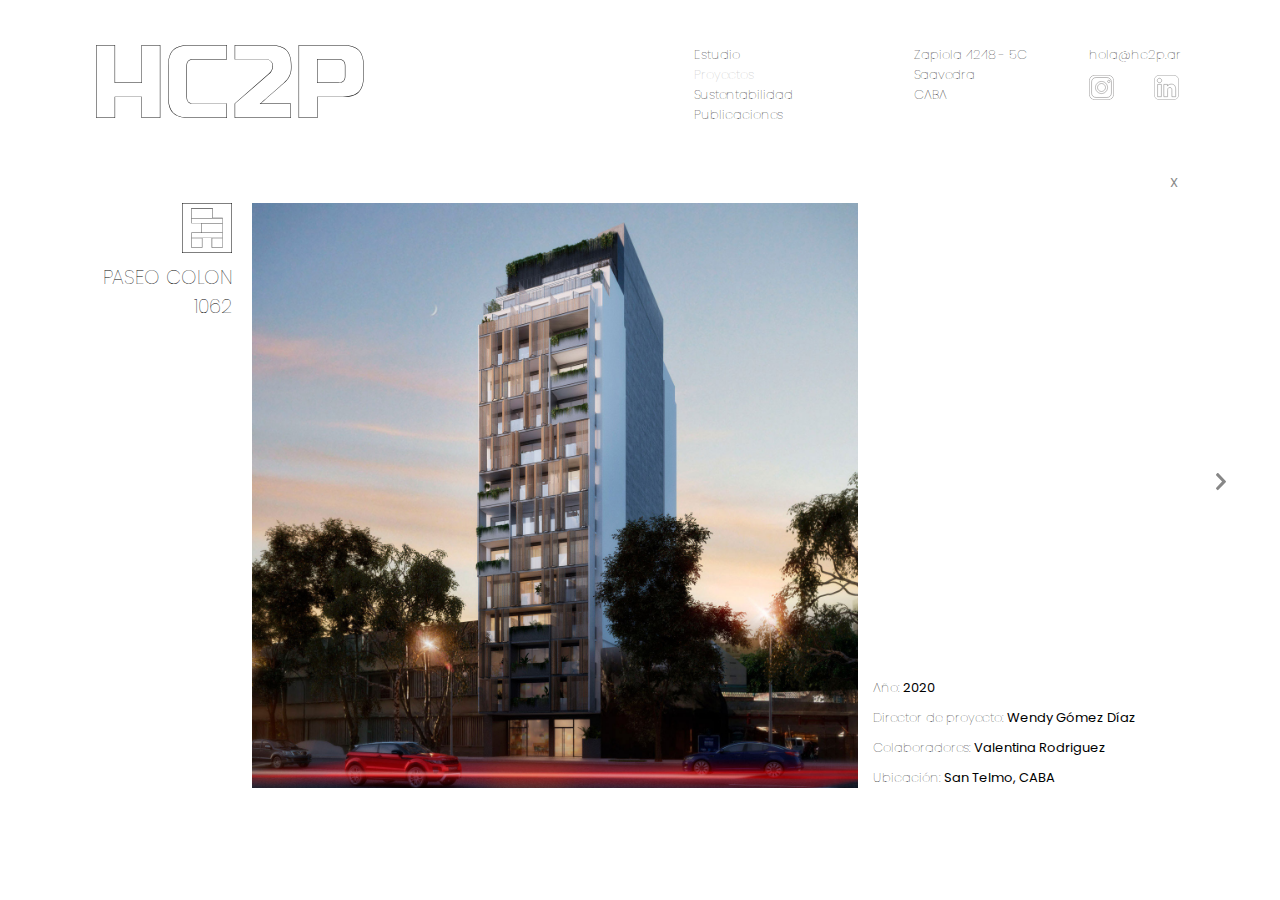
<file: paseoColon.html>
<!DOCTYPE html>
<html lang="es">
<head>
    <meta charset="UTF-8"/>
    <meta http-equiv="X-UA-Compatible" content="IE=edge">
    <meta name="viewport" content="width=device-width, initial-scale=1.0">
    <link rel="stylesheet" href="css/styles.css">
    <title>HC2P</title>
</head>
<body>
    <nav>
        <h1><a href="index.html">HC2P</a></h1>

        <div class="menu">
            <span class="linea1"></span>
            <span class="linea2"></span>
        </div>

        <div class="navegacion">
            <ul class="secciones">
                <li><a href="estudio.html">Estudio</a></li>

                <li><a href="proyectos.html" class="indicador_pagina">Proyectos</a></li>

                <li><a href="sustentabilidad.html">Sustentabilidad</a></li>

                <li><a href="">Publicaciones</a></li>
            </ul>
        
            <p class="direccion">Zapiola 4248 - 5C Saavedra <br>CABA</p>

            <ul class="redes">
                <li class="mail"><p>hola@hc2p.ar</p></li>

                <li><a style="background-image: url('img/icons/ig.svg');" href="https://www.instagram.com/hc2p.arq/" target="_blank">Instagram</a></li>

                <li><a style="background-image: url('img/icons/lkd.svg');" href="https://www.linkedin.com/in/hc2p-59538524b/" target="_blank">LinkedIn</a></li>
            </ul>
        </div>
    </nav>
    <main>
        <span class="previous_detalleP ocultar">Previous</span>
    
        <span class="next_detalleP">Next</span>

        <a class="volver" href="proyectos.html">X</a>

        <div class="cont_general_proyecto">
            <div class="mascara_proyecto_calderon">
                <div class="seccion1">
                    <div class="info">
                        <span style="background-image: url('../img/icons/paseo_colon.svg');">Paseo Colon</span>
        
                        <h2>Paseo Colon 1062</h2>

                        <!--div>
                            <a href="#">Descargar PDF</a>
                        </div-->
                    </div>

                    <div class="imagen_texto">
                        <ul>
                            <li><span>Año:</span> 2020</li>
                            <li><span>Director de proyecto:</span> Wendy Gómez Díaz</li>
                            <li><span>Colaboradores:</span> Valentina Rodriguez</li>
                            <li><span>Ubicación:</span> San Telmo, CABA</li>
                        </ul>

                        <picture>
                            <source media="(min-width: 769px)" srcset="img/proyectos/paseoColon/1/paseoColon_1_desktop.jpg">
                            <source media="(min-width: 481px)" srcset="img/proyectos/paseoColon/1/paseoColon_1_tablet.jpg">
                            <img src="img/proyectos/paseoColon/1/paseoColon_1_mobile.jpg" alt="Foto fachada Achaval">
                        </picture>
                    </div>
                </div>

                <div class="seccion2">
                    <picture>
                        <source media="(min-width: 769px)" srcset="img/proyectos/paseoColon/2/paseoColon_2_desktop.jpg">
                        <img src="img/proyectos/paseoColon/2/paseoColon_2_mobile.jpg" alt="Foto fachada Achaval">
                    </picture>
                </div>

                <div class="seccion2">
                    <picture>
                        <source media="(min-width: 769px)" srcset="img/proyectos/paseoColon/3/paseoColon_3_desktop.jpg">
                        <img src="img/proyectos/paseoColon/3/paseoColon_3_mobile.jpg" alt="Foto fachada Achaval">
                    </picture>
                </div>

                <div class="seccion2">
                    <picture>
                        <source media="(min-width: 769px)" srcset="img/proyectos/paseoColon/4/paseoColon_4_desktop.jpg">
                        <img src="img/proyectos/paseoColon/4/paseoColon_4_mobile.jpg" alt="Foto fachada Achaval">
                    </picture>
                </div>

                <div class="seccion2">
                    <picture>
                        <source media="(min-width: 769px)" srcset="img/proyectos/paseoColon/5/paseoColon_5_desktop.jpg">
                        <img src="img/proyectos/paseoColon/5/paseoColon_5_mobile.jpg" alt="Foto fachada Achaval">
                    </picture>
                </div>

                <div class="seccion2 memoria">
                    <div>
                        <h3>MEMORIA</h3>

                        <p>Habitar el centro de la ciudad, un proyecto que entrelaza la centralidad con la privacidad. Líneas claras, luz natural y amplios espacios comunes se conjugan para crear espacios ambientados con una estética urbana, moderna y natural.

                        <span>La madera térmicamente eficiente, presente en el exterior del proyecto, es una envolvente pensada para lograr eficacia energética y comodidad y confort al interior de los hogares. Gana a los sentidos por su delicada estética: es un elemento natural y su contacto es cercano y agradable.</span>

                        <span>Las propiedades térmicas y acústicas de este material mejoran la calidad de vida de las personas que habitan en el espacio, consiguiendo aislar ruidos del exterior, acondicionando y absorbiendo ondas sonoras.</span></p>
                    </div>
                </div>
            </div>
        </div>
    </main>

    <script src="js/script_calderon.js"></script>
</body>
</html>
</file>
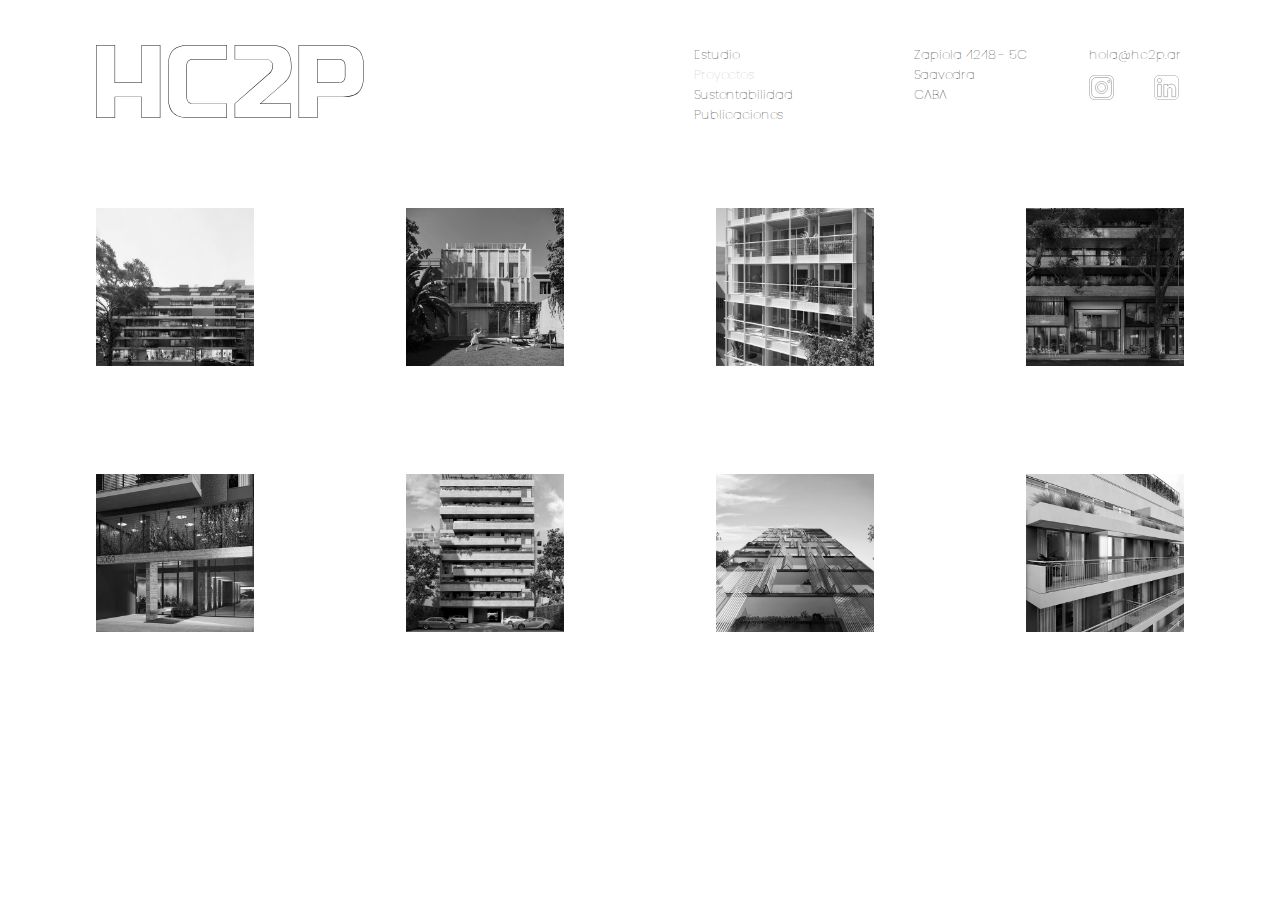
<file: proyectos.html>
<!DOCTYPE html>
<html lang="es">
<head>
    <meta charset="UTF-8"/>
    <meta http-equiv="X-UA-Compatible" content="IE=edge">
    <meta name="viewport" content="width=device-width, initial-scale=1.0">
    <link rel="stylesheet" href="css/styles.css">
    <title>HC2P</title>
</head>
<body>
    <nav>
        <h1><a href="index.html">HC2P</a></h1>

        <div class="menu">
            <span class="linea1"></span>
            <span class="linea2"></span>
        </div>

        <div class="navegacion">
            <ul class="secciones">
                <li><a href="estudio.html">Estudio</a></li>

                <li><a class="indicador_pagina">Proyectos</a></li>

                <li><a href="sustentabilidad.html">Sustentabilidad</a></li>

                <li><a href="">Publicaciones</a></li>
            </ul>
        
            <p class="direccion">Zapiola 4248 - 5C Saavedra <br>CABA</p>

            <ul class="redes">
                <li class="mail"><p>hola@hc2p.ar</p></li>

                <li><a style="background-image: url('img/icons/ig.svg');" href="https://www.instagram.com/hc2p.arq/" target="_blank">Instagram</a></li>

                <li><a style="background-image: url('img/icons/lkd.svg');" href="https://www.linkedin.com/in/hc2p-59538524b/" target="_blank">LinkedIn</a></li>
            </ul>
        </div>
    </nav>
    <main>
        <h2>Proyectos</h2>

        <div class="cont_proyectos">
            <div class="mascara">
                <a class="proyecto" href="achaval.html">
                    <picture>
                        <img src="img/proyectos/achaval/achaval_cover.jpg" alt="Foto fachada Achaval">
                    </picture>
    
                    <h3>Achaval 584</h3>
    
                    <p>Parque Chacabuco, CABA.</p>
                </a>
    
                <a class="proyecto ubicacion2" href="calderon.html">
                    <picture>
                        <img src="img/proyectos/calderon/calderon_cover.jpg" alt="Imágen de la fachada del proyecto xxxxxxxP">
                    </picture>
    
                    <h3>Calderon 3050</h3>
    
                    <p>Villa Devoto, CABA.</p>
                </a>
    
                <a class="proyecto margin-left" href="griveo.html">
                    <picture>
                        <img src="img/proyectos/griveo/griveo_cover.jpg" alt="Imágen de la fachada del proyecto xxxxxxxP">
                    </picture>
    
                    <h3>Griveo 2634</h3>
    
                    <p>Villa Pueyrredon, CABA.</p>
                </a>
    
                <a class="proyecto ubicacion4 margin-left" href="mosconi.html">
                    <picture>
                        <img src="img/proyectos/mosconi/mosconi_cover.jpg" alt="Imágen de la fachada del proyecto xxxxxxxP">
                    </picture>
    
                    <h3>Mosconi 2151</h3>
    
                    <p>Villa Pueyrredon, CABA.</p>
                </a>
    
                <a class="proyecto margin-left" href="nazarre.html">
                    <picture>
                        <img src="img/proyectos/nazarre/nazarre_cover.jpg" alt="Imágen de la fachada del proyecto xxxxxxxP">
                    </picture>
    
                    <h3>Nazarre 2689</h3>
    
                    <p>Villa del Parque, CABA.</p>
                </a>
    
                <a class="proyecto ubicacion6 margin-left" href="paseoColon.html">
                    <picture>
                        <img src="img/proyectos/paseoColon/paseoColon_cover.jpg" alt="Imágen de la fachada del proyecto xxxxxxxP">
                    </picture>
    
                    <h3>Paseo Colon 1062</h3>
    
                    <p>San Telmo, CABA.</p>
                </a>
    
                <a class="proyecto margin-left" href="zapata.html">
                    <picture>
                        <img src="img/proyectos/zapata/zapata_cover.jpg" alt="Imágen de la fachada del proyecto xxxxxxxP">
                    </picture>
    
                    <h3>Zapata 107</h3>
    
                    <p>Palermo, CABA.</p>
                </a>
    
                <a class="proyecto ubicacion8 margin-left" href="gavilan.html">
                    <picture>
                        <img src="img/proyectos/gavilan/gavilan_cover.jpg" alt="Imágen de la fachada del proyecto xxxxxxxP">
                    </picture>
    
                    <h3>Gavilan 795</h3>
    
                    <p>Flores, CABA.</p>
                </a>
            </div>
        </div>
    </main>

    <script src="js/script.js"></script>
</body>
</html>
</file>
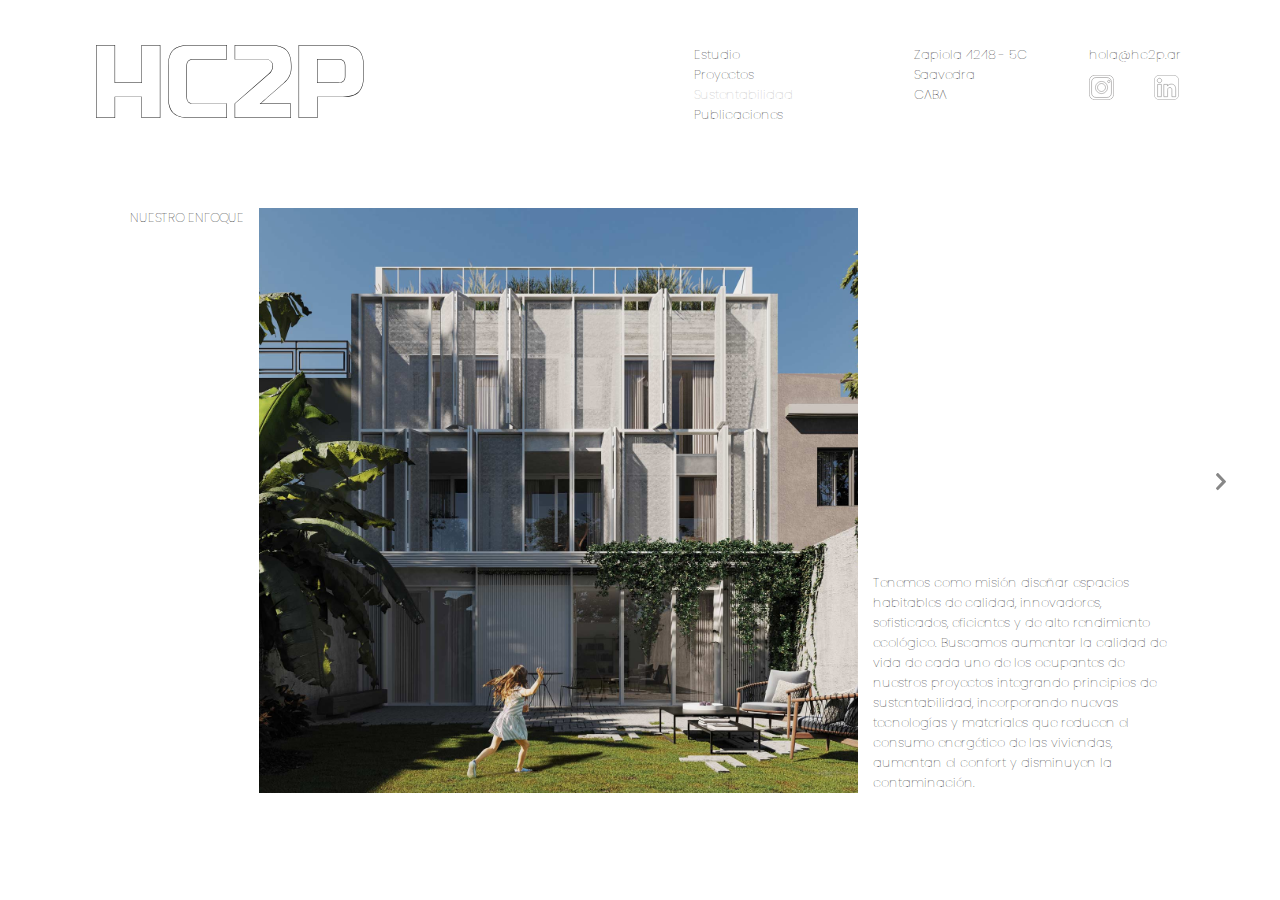
<file: sustentabilidad.html>
<!DOCTYPE html>
<html lang="es">
<head>
    <meta charset="UTF-8"/>
    <meta http-equiv="X-UA-Compatible" content="IE=edge">
    <meta name="viewport" content="width=device-width, initial-scale=1.0">
    <link rel="stylesheet" href="css/styles.css">
    <title>HC2P</title>
</head>
<body>
    <nav>
        <h1><a href="index.html">HC2P</a></h1>

        <div class="menu">
            <span class="linea1"></span>
            <span class="linea2"></span>
        </div>

        <div class="navegacion">
            <ul class="secciones">
                <li><a href="estudio.html">Estudio</a></li>

                <li><a href="proyectos.html">Proyectos</a></li>

                <li><a class="indicador_pagina">Sustentabilidad</a></li>

                <li><a href="">Publicaciones</a></li>
            </ul>
        
            <p class="direccion">Zapiola 4248 - 5C Saavedra <br>CABA</p>

            <ul class="redes">
                <li class="mail"><p>hola@hc2p.ar</p></li>

                <li><a style="background-image: url('img/icons/ig.svg');" href="https://www.instagram.com/hc2p.arq/" target="_blank">Instagram</a></li>

                <li><a style="background-image: url('img/icons/lkd.svg');" href="https://www.linkedin.com/in/hc2p-59538524b/" target="_blank">LinkedIn</a></li>
            </ul>
        </div>
    </nav>
    <main>
        <span class="previous_detalleP ocultar">Previous</span>
    
        <span class="next_detalleP">Next</span>

        <div class="cont_general_sust">
            <div class="mascara_general_sust">
                <div class="sustentabilidad1">
                    <h2>Nuestro enfoque</h2>
    
                    <p>Tenemos como misión diseñar espacios habitables de calidad, innovadores, sofisticados, eficientes y de alto rendimiento ecológico. Buscamos aumentar la calidad de vida de cada uno de los ocupantes de nuestros proyectos integrando principios de sustentabilidad, incorporando nuevas tecnologías y materiales que reducen el consumo energético de las viviendas, aumentan el confort y disminuyen la contaminación.</p>
    
                    <picture>
                        <source media="(min-width: 769px)" srcset="img/sustentabilidad_cover.jpg">
                        <img src="img/proyectos/griveo/4/griveo_4_mobile.jpg" alt="Foto fachada Achaval">
                    </picture>
                </div>

                <div class="sustentabilidad1">
                    <h2>Less</h2>
    
                    <p class="textoLess">Menos consumo. Menos contaminación. Menos ruido.

                    <span>LESS es una línea de edificios que propone proyectos de un elevado nivel ecológico, eficientes y de bajo consumo de recursos.</span>

                    <span>Esta es una de las premisas que rigen la toma de decisiones en la etapa proyectual. Se toman como punto de partida estrategias pasivas para un diseño que represente un menor consumo energético y se aplican tecnologías que acompañen este diseño y permitan al usuario un ahorro económico y una mayor conciencia ambiental.</span>

                    <span>Todos nuestros proyectos LESS cuentan con certificación de construcción sostenible EDGE.</span></p>
    
                    <video id="video" autoplay loop>
                        <source src="img/LESS.mp4" type="video/mp4">
                        Tu navegador no es compatible con HTML5
                    </video>
                </div>

                <div class="sustentabilidad2">
                    <h2>Estrategias</h2>

                    <div class="contenedor_items">
                        <div class="item_sustentable">
                            <picture>
                                <img src="img/icons/agua.svg" alt="Imágen de la fachada del proyecto xxxxxxxP">
                            </picture>
            
                            <h3>Agua</h3>
                        </div>
    
                        <div class="item_sustentable">
                            <picture>
                                <img src="img/icons/energia.svg" alt="Imágen de la fachada del proyecto xxxxxxxP">
                            </picture>
            
                            <h3>Energía</h3>
                        </div>

                        <div class="item_sustentable">
                            <picture>
                                <img src="img/icons/materiales.svg" alt="Imágen de la fachada del proyecto xxxxxxxP">
                            </picture>
            
                            <h3>Materiales</h3>
                        </div>
    
                        <div class="item_sustentable">
                            <picture>
                                <img src="img/icons/calidad.svg" alt="Imágen de la fachada del proyecto xxxxxxxP">
                            </picture>
            
                            <h3>Calidad de ambiente interior</h3>
                        </div>
                    </div>
                </div>
            </div>
        </div>
    </main>

    <script src="js/script_sustentabilidad.js"></script>
</body>
</html>
</file>
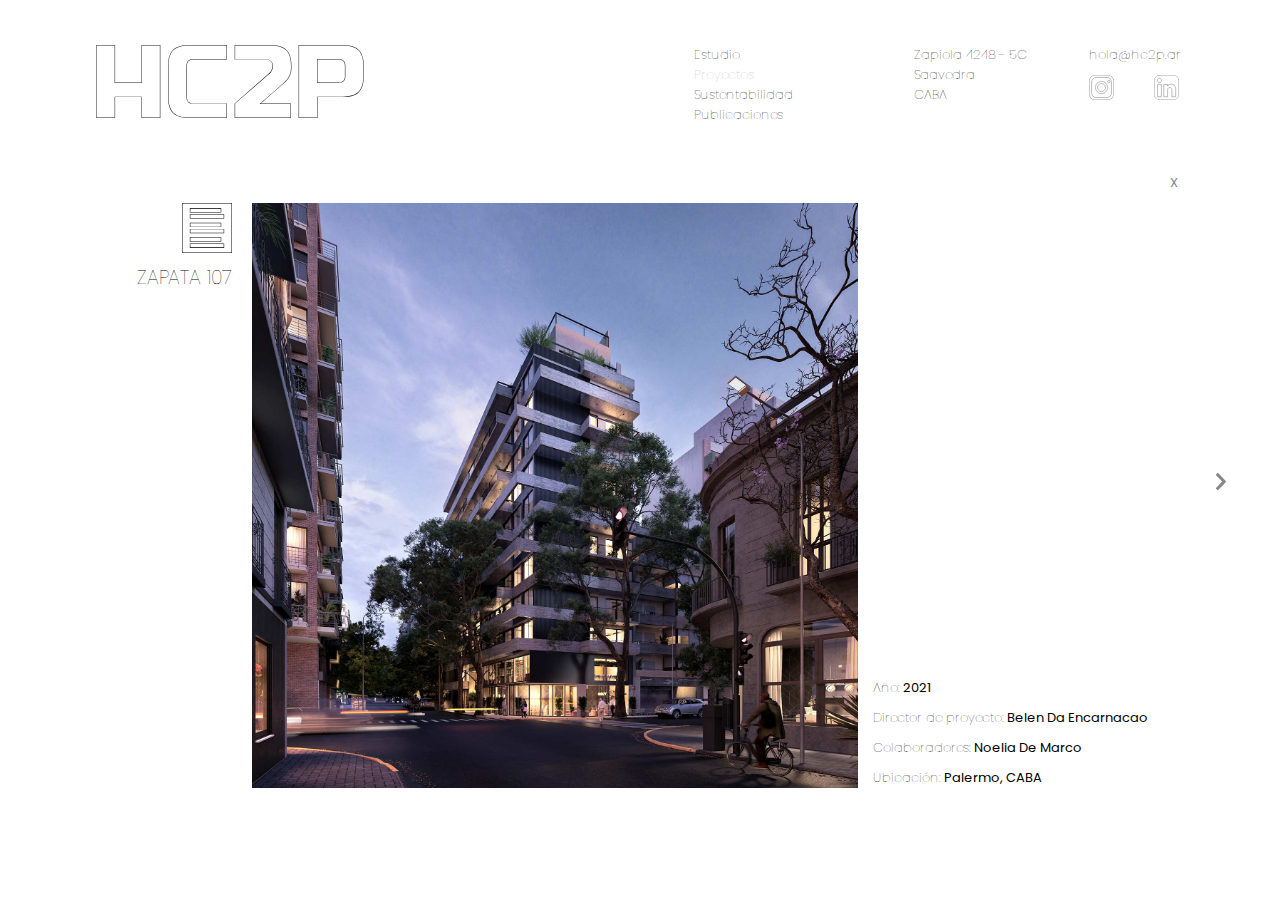
<file: zapata.html>
<!DOCTYPE html>
<html lang="es">
<head>
    <meta charset="UTF-8"/>
    <meta http-equiv="X-UA-Compatible" content="IE=edge">
    <meta name="viewport" content="width=device-width, initial-scale=1.0">
    <link rel="stylesheet" href="css/styles.css">
    <title>HC2P</title>
</head>
<body>
    <nav>
        <h1><a href="index.html">HC2P</a></h1>

        <div class="menu">
            <span class="linea1"></span>
            <span class="linea2"></span>
        </div>

        <div class="navegacion">
            <ul class="secciones">
                <li><a href="estudio.html">Estudio</a></li>

                <li><a href="proyectos.html" class="indicador_pagina">Proyectos</a></li>

                <li><a href="sustentabilidad.html">Sustentabilidad</a></li>

                <li><a href="">Publicaciones</a></li>
            </ul>
        
            <p class="direccion">Zapiola 4248 - 5C Saavedra <br>CABA</p>

            <ul class="redes">
                <li class="mail"><p>hola@hc2p.ar</p></li>

                <li><a style="background-image: url('img/icons/ig.svg');" href="https://www.instagram.com/hc2p.arq/" target="_blank">Instagram</a></li>

                <li><a style="background-image: url('img/icons/lkd.svg');" href="https://www.linkedin.com/in/hc2p-59538524b/" target="_blank">LinkedIn</a></li>
            </ul>
        </div>
    </nav>
    <main>
        <span class="previous_detalleP ocultar">Previous</span>
    
        <span class="next_detalleP">Next</span>

        <a class="volver" href="proyectos.html">X</a>

        <div class="cont_general_proyecto">
            <div class="mascara_proyecto_zapata">
                <div class="seccion1">
                    <div class="info">
                        <span style="background-image: url('../img/icons/zapata.svg');">Zapata</span>
        
                        <h2>Zapata 107</h2>

                        <!--div>
                            <a href="#">Descargar PDF</a>
                        </div-->
                    </div>

                    <div class="imagen_texto">
                        <ul>
                            <li><span>Año:</span> 2021</li>
                            <li><span>Director de proyecto:</span> Belen Da Encarnacao</li>
                            <li><span>Colaboradores:</span> Noelia De Marco</li>
                            <li><span>Ubicación:</span> Palermo, CABA</li>
                        </ul>

                        <picture>
                            <source media="(min-width: 769px)" srcset="img/proyectos/zapata/1/zapata_1_desktop.jpg">
                            <source media="(min-width: 481px)" srcset="img/proyectos/zapata/1/zapata_1_tablet.jpg">
                            <img src="img/proyectos/zapata/1/zapata_1_mobile.jpg" alt="Foto fachada Achaval">
                        </picture>
                    </div>
                </div>

                <div class="seccion2">
                    <picture>
                        <source media="(min-width: 769px)" srcset="img/proyectos/zapata/2/zapata_2_desktop.jpg">
                        <img src="img/proyectos/zapata/2/zapata_2_mobile.jpg" alt="Foto fachada Achaval">
                    </picture>
                </div>

                <div class="seccion2">
                    <picture>
                        <source media="(min-width: 769px)" srcset="img/proyectos/zapata/3/zapata_3_desktop.jpg">
                        <img src="img/proyectos/zapata/3/zapata_3_mobile.jpg" alt="Foto fachada Achaval">
                    </picture>
                </div>

                <div class="seccion2">
                    <picture>
                        <source media="(min-width: 769px)" srcset="img/proyectos/zapata/4/zapata_4_desktop.jpg">
                        <img src="img/proyectos/zapata/4/zapata_4_mobile.jpg" alt="Foto fachada Achaval">
                    </picture>
                </div>

                <div class="seccion2">
                    <picture>
                        <source media="(min-width: 769px)" srcset="img/proyectos/zapata/5/zapata_5_desktop.jpg">
                        <img src="img/proyectos/zapata/5/zapata_5_mobile.jpg" alt="Foto fachada Achaval">
                    </picture>
                </div>

                <div class="seccion2">
                    <picture>
                        <source media="(min-width: 769px)" srcset="img/proyectos/zapata/6/zapata_6_desktop.jpg">
                        <img src="img/proyectos/zapata/6/zapata_6_mobile.jpg" alt="Foto fachada Achaval">
                    </picture>
                </div>

                <div class="seccion2">
                    <picture>
                        <source media="(min-width: 769px)" srcset="img/proyectos/zapata/7/zapata_7_desktop.jpg">
                        <img src="img/proyectos/zapata/7/zapata_7_mobile.jpg" alt="Foto fachada Achaval">
                    </picture>
                </div>

                <div class="seccion2">
                    <picture>
                        <source media="(min-width: 769px)" srcset="img/proyectos/zapata/8/zapata_8_desktop.jpg">
                        <img src="img/proyectos/zapata/8/zapata_8_mobile.jpg" alt="Foto fachada Achaval">
                    </picture>
                </div>

                <div class="seccion2">
                    <picture>
                        <source media="(min-width: 769px)" srcset="img/proyectos/zapata/9/zapata_9_desktop.jpg">
                        <img src="img/proyectos/zapata/9/zapata_9_mobile.jpg" alt="Foto fachada Achaval">
                    </picture>
                </div>

                <div class="seccion2">
                    <picture>
                        <source media="(min-width: 769px)" srcset="img/proyectos/zapata/10/zapata_10_desktop.jpg">
                        <img src="img/proyectos/zapata/10/zapata_10_mobile.jpg" alt="Foto fachada Achaval">
                    </picture>
                </div>

                <div class="seccion2">
                    <picture>
                        <source media="(min-width: 769px)" srcset="img/proyectos/zapata/11/zapata_11_desktop.jpg">
                        <img src="img/proyectos/zapata/11/zapata_11_mobile.jpg" alt="Foto fachada Achaval">
                    </picture>
                </div>

                <div class="seccion2">
                    <picture>
                        <source media="(min-width: 769px)" srcset="img/proyectos/zapata/12/zapata_12_desktop.jpg">
                        <img src="img/proyectos/zapata/12/zapata_12_mobile.jpg" alt="Foto fachada Achaval">
                    </picture>
                </div>

                <div class="seccion2">
                    <picture>
                        <source media="(min-width: 769px)" srcset="img/proyectos/zapata/13/zapata_13_desktop.jpg">
                        <img src="img/proyectos/zapata/13/zapata_13_mobile.jpg" alt="Foto fachada Achaval">
                    </picture>
                </div>

                <div class="seccion2">
                    <picture>
                        <source media="(min-width: 769px)" srcset="img/proyectos/zapata/14/zapata_14_desktop.jpg">
                        <img src="img/proyectos/zapata/14/zapata_14_mobile.jpg" alt="Foto fachada Achaval">
                    </picture>
                </div>

                <div class="seccion2">
                    <picture>
                        <source media="(min-width: 769px)" srcset="img/proyectos/zapata/15/zapata_15_desktop.jpg">
                        <img src="img/proyectos/zapata/15/zapata_15_mobile.jpg" alt="Foto fachada Achaval">
                    </picture>
                </div>

                <div class="seccion2 memoria">
                    <div>
                        <h3>MEMORIA</h3>

                        <p>En un terreno compuesto por 3 parcelas que conforman la esquina, el proyecto busca integrar la arquitectura con la naturaleza que tanto caracteriza al distrito mediante operaciones de fachada compuestas por elementos horizontales que esconden canteros que lo dotan de vegetación.

                        <span>Estas vigas se disponen de una manera variable permitiendo un juego irregular que busca darle dinamismo y a la vez consolidar ambas caras visibles de la calle, logrando unificar la esquina. Su materialidad busca simplificarse en 3 elementos que lo definen: el hormigón visto como propuesta estructural que también pasa a convertirse en fachada, el vidrio que permite la mayor apertura visual de cada unidad y la chapa negra.</span>

                        <span>Para el desarrollo de su programa se parte de la base de cuestionar la forma de habitar actual proponiendo un edificio residencial que logre mejorar la calidad de vida de sus habitantes.</span></p>
                    </div>
                </div>
            </div>
        </div>
    </main>

    <script src="js/script_zapata.js"></script>
</body>
</html>
</file>
<file: css/styles.css>
@import url('https://fonts.googleapis.com/css2?family=Poppins:ital,wght@0,300;0,400;0,600;1,300;1,400;1,600&display=swap');

* {
    padding: 0;
    margin: 0;
    box-sizing: border-box;
    font-family: 'Poppins', sans-serif;
    font-weight: lighter;
    font-size: 13px;
    color: black;
}

li {
    list-style: none;
}

a {
    text-decoration: none;
}

.ocultar {
    display: none !important;
}

.indicador_pagina {
    color: rgb(181, 181, 181);
}

/* NAVEGACIÓN */

nav {
    width: 85vw;
    height: 30px;
    margin: auto;
    margin-top: 10vh;
    display: flex;
    flex-flow: row wrap;
    align-items: start;
    justify-content: space-between;
}

h1 {
    margin-top: -14px;
}

h1 a {
    display: inline-block;
    width: 110px;
    height: 30px;
    font-size: 0;
    position: relative;
    z-index: 2;
    background-image: url("../img/hc2p_logo_mobile.svg");
    background-repeat: no-repeat;
    background-size: cover;
}

/* MENÚ HAMBURGUESA */

.menu {
    width: 30px;
    height: 30px;
    padding-top: 12px;
    cursor: pointer;
    position: relative;
    z-index: 2;
}

.menu :last-child {
    margin-top: 4px;
}

.menu span {
    display: block;
    width: 20px;
    height: 1px;
    border-radius: 15px;
    margin-left: 5px;
    background-color: black;
    transform-origin: 0px 100%;
    transition: all 300ms ease-in-out;
}

.activelinea1 {
    transform: rotate(45deg) translate(-1px, -5px);
}

.activelinea2 {
    transform: rotate(-45deg) translate(-1px,6px);
}

/* MENÚ LINKS */

.navegacion {
    width: 100vw;
    height: 100vh;
    position: fixed;
    top: 0px;
    left: -715px;
    padding-top: 25vh;
    padding-left: 7.5vw;
    z-index: 1;
    background-color: white;
    transition: all 400ms ease-in-out;
}

.activeNavegacion {
    transform: translateX(715px);
}
.secciones li {
    margin-bottom: 5vh;
}

.secciones li:last-child {
    margin-bottom: 10vh;
}

.secciones li a:hover {
    color: rgb(181, 181, 181);
} 

.direccion {
    width: 120px;
    height: 55px;
    margin-bottom: calc(5vh + 10px);
}

.redes {
    display: flex;
    flex-flow: row wrap;
}

.mail {
    width: 100%;
}

.redes a {
    display: inline-block;
    font-size: 0;
    width: 25px;
    height: 25px;
    border-radius: 5px;
    background-repeat: no-repeat;
    background-position: center center;
    background-size: contain;
}

.redes :nth-child(2) {
    margin-top: -10px;
}

.redes :nth-child(3) {
    margin-left: 15px;
    margin-top: -10px;
}

/* SLIDER */

.slider_home {
    width: 85vw;
    height: 51vh;
    margin: auto;
    margin-top: 10vh;
    overflow: hidden;
}

.slider_home ul {
    display: flex;
    flex-flow: row nowrap;
    width: 1300%;
    height: 51vh;
}

.slider_home li {
    width: 100%;
    animation: slider 33s ease-in-out infinite normal;
}

.slider_home picture {
    width: 100%;
    height: 51vh;
}

.slider_home img {
    width: auto;
    height: 51vh;
}

@supports(object-fit: cover){
    .slider_home img {
      width: 100%;
      object-fit: cover;
      object-position: center bottom;
    }
}

@keyframes slider {
    0% {transform: translateX(0%);}
    5% {transform: translateX(0%);}

    8% {transform: translateX(-100%);}
    13% {transform: translateX(-100%);}

    16% {transform: translateX(-200%);}
    21% {transform: translateX(-200%);}

    24% {transform: translateX(-300%);}
    29% {transform: translateX(-300%);}

    32% {transform: translateX(-400%);}
    37% {transform: translateX(-400%);}

    40% {transform: translateX(-500%);}
    45% {transform: translateX(-500%);}

    48% {transform: translateX(-600%);}
    53% {transform: translateX(-600%);}

    56% {transform: translateX(-700%);}
    61% {transform: translateX(-700%);}

    64% {transform: translateX(-800%);}
    69% {transform: translateX(-800%);}

    72% {transform: translateX(-900%);}
    75% {transform: translateX(-900%);}

    78% {transform: translateX(-1000%);}
    83% {transform: translateX(-1000%);}

    86% {transform: translateX(-1100%);}
    91% {transform: translateX(-1100%);}

    94% {transform: translateX(-1200%);}
    99% {transform: translateX(-1200%);}
}

@media screen and (min-width: 481px){
    nav {
        height: 50px;
    }

    h1 a {
        display: inline-block;
        width: 182px;
        height: 50px;
        background-size: contain;
    }

    /* MENÚ LINKS */

    .menu {
        margin-top: 11px;
    }

    .navegacion {
        left: -769px;
    }

    .activeNavegacion {
        transform: translateX(769px);
    }

    /* SLIDER */

    .slider_home, .slider_home ul, .slider_home picture, .slider_home img {
        height: 65vh;
    }
}

@media screen and (min-width: 769px){
    nav {
        margin-top: 8vh;
    }

    /* MENÚ LINKS */

    .navegacion {
        left: -1279px;
    }

    .activeNavegacion {
        transform: translateX(1279px);
    }
}

@media screen and (min-width: 1280px){
    nav {
        height: 73px;
        margin-top: 5vh;
    }

    h1 {
        height: 90px;
        display: flex;
        margin-top: 0;
    }

    h1 a {
        display: inline-block;
        width: 268px;
        height: 73px;
        background-size: contain;
    }

    /* MENÚ HAMBURGUESA */

    .menu {
        display: none;
    }

    /* MENÚ LINKS */

    .navegacion {
        width: 490px;
        height: 73px;
        padding-top: 0vh;
        position: relative;
        left: 0;
        transition: none;
        display: flex;
        flex-flow: row nowrap;
        align-items: start;
        padding-left: 0;
    }

    .activeNavegacion {
        transform: translateX(0px);
    }

    .secciones {
        width: 220px;
        height: 90px;
    }

    .secciones li {
        margin-bottom: 0;
    }

    .secciones li:last-child {
        margin-bottom: 0;
    }

    .direccion {
        width: 150px;
        height: 90px;
        padding-right: 20px;
        margin-right: 25px;
        margin-bottom: 0;
    }

    .redes {
        width: 90px;
        height: 60px;
        justify-content: space-between;
    }

    /* SLIDER */

    .slider_home {
        height: 65vh;
        margin: auto;
        margin-top: 10vh;
        overflow: hidden;
    }
}

/* ------------------------ PROYECTOS ------------------------ */

h2 {
    font-size: 0;
}

.previous, .previous_detalleP, .next, .next_detalleP {
    display: none;
}

.cont_proyectos {
    width: 85vw;
    margin: auto;
    margin-top: 7vh;
    margin-bottom: 5vh;
}

.mascara {
    display: grid;
    grid-template-columns: repeat(2, 1fr);
    column-gap: 5%;
    row-gap: 2%;
    padding-bottom: 7vh;
}

.proyecto {
    width: 100%;
}

.proyecto img, .proyecto picture {
    width: 100%;
    height: auto;
}

.proyecto img {
    filter: grayscale(100%);
}

.proyecto img:hover {
    filter: grayscale(0%);
}

.proyecto h3 {
    text-transform: uppercase;
}

@media screen and (min-width: 481px) {
    .mascara {
        grid-template-columns: repeat(3, 1fr);
        row-gap: 3%;
    }
    
    .proyecto img, .proyecto picture {
        width: 100%;
        height: auto;
    }
}

@media screen and (min-width: 769px) {
    .previous, .previous_detalleP, .next, .next_detalleP {
        font-size: 0;
        display: inline-block;
        width: 4vh;
        height: 65vh;
        position: fixed;
        top: 21.7vh;
        background-repeat: no-repeat;
        cursor: pointer;
    }

    .previous, .previous_detalleP {
        left: 0;
        background-image: url(../img/previous.svg);
        background-position: right center;
    }

    .next, .next_detalleP {
        right: 0;
        background-image: url(../img/next.svg);
        background-position: left center;
    }

    .previous:hover, .previous_detalleP:hover {
        background-image: url(../img/previous_hover.svg);
    }

    .next:hover, .next_detalleP:hover {
        background-image: url(../img/next_hover.svg);
    }

    .cont_proyectos {
        height: 72vh;
        margin-top: 6vh;
        margin-bottom: 0;
        overflow: hidden;
    }
    
    .mascara {
        width: 100%;
        grid-template-columns: repeat(4, 1fr);
        grid-template-rows: repeat(2, 1fr);
        column-gap: 2%;
        row-gap: 8%;
        /*transition: all 400ms ease-in-out;*/
    }

    /* ACOMODACIONES */

    .ubicacion2 {
        grid-column-start: 1;
        grid-column-end: 2;
        grid-row-start: 2;
        grid-row-end: 3;
    }

    .ubicacion4 {
        grid-column-start: 2;
        grid-column-end: 3;
        grid-row-start: 2;
        grid-row-end: 3;
    }

    .ubicacion6 {
        grid-column-start: 3;
        grid-column-end: 4;
        grid-row-start: 2;
        grid-row-end: 3;
    }

    .ubicacion8 {
        grid-column-start: 4;
        grid-column-end: 5;
        grid-row-start: 2;
        grid-row-end: 3;
    }

    .ubicacion10 {
        grid-column-start: 5;
        grid-column-end: 6;
        grid-row-start: 2;
        grid-row-end: 3;
    }

    .ubicacion12 {
        grid-column-start: 6;
        grid-column-end: 7;
        grid-row-start: 2;
        grid-row-end: 3;
    }
}

@media screen and (min-width: 1070px) {
    .mascara {
        column-gap: 6%;
        row-gap: 4%;
    }
}

@media screen and (min-width: 1280px) {
    .cont_proyectos {
        height: 65vh;
        margin-top: 10vh;
    }
    
    .mascara {
        height: 65vh;
        column-gap: 14%;
        row-gap: 2%;
    }

    .proyecto h3, .proyecto p {
        color: white;
    }

    .proyecto:hover h3, .proyecto:hover p {
        color: black;
    }
}

/* ---------------------- CONTENIDO PROYECTOS ---------------------- */

.volver {
    display: inline-block;
    width: 40px;
    height: 40px;
    padding-top: 10px;
    margin-top: 5vh;
    margin-left: calc(100vw - 30px - 7.5vw);
    text-align: center;
    font-weight: bolder;
    color: #878787;
    border-radius: 30px;
}

.volver:hover {
    color: black;
}

.cont_general_proyecto {
    width: 85vw;
    margin: auto;
}

.info span {
    display: inline-block;
    width: 50px;
    height: 50px;
    font-size: 0;
    background-repeat: no-repeat;
    background-position: center center;
}

.info h2 {
    font-size: 1.5rem;
    padding: 10px 0;
    text-transform: uppercase;
}

.info div {
    margin: 10px 0 30px 0;
}

.info div a {
    display: inline-block;
    width: 100px;
    height: 40px;
    padding-top: 10px;
    font-size: 0.9rem;
    color: #878787;
}

.info div a:hover {
    color: black;
    text-decoration: underline;
}

.imagen_texto ul {
    margin-bottom: 40px;
}

.imagen_texto ul li {
    margin-bottom: 10px;
    font-weight: bolder;
}

.imagen_texto ul li span {
    font-weight: light;
}

.mascara_proyecto img, .mascara_proyecto_zapata img, .mascara_proyecto_calderon img, .mascara_proyecto_griveo img {
    width: 85vw;
}

.seccion1, .seccion2 {
    margin-bottom: 5vh;
}

.seccion2 h3 {
    margin-bottom: 15px;
}

.memoria span {
    display: inline-block;
    margin-top: 20px;
}

@media screen and (min-width: 481px) {
    .info {
        display: flex;
        flex-flow: row wrap;
    }

    .info span {
        margin-right: calc(100% - 50px);
    }

    .info h2 {
        width: 100%;
    }

    .info div {
        margin-bottom: 0;
        margin-top: 20px;
    }
    
    .info div a {
        height: 20px;
        padding-top: 0;
    }

    .imagen_texto {
        display: flex;
        flex-flow: row wrap;
        align-items: end;
        margin-top: 20px;
    }

    .imagen_texto picture {
        width: 65%;
        height: 50vh;
        order: 1;
    }

    .imagen_texto img {
        width: auto;
        height: 50vh;
    }

    @supports(object-fit: cover){
        .imagen_texto img {
        width: 100%;
        object-fit: cover;
        object-position: center bottom;
        }
    }
    
    .imagen_texto ul {
        margin: 0;
        width: 35%;
        height: fit-content;
        padding-left: 15px;
        order: 2;
    }
    
    .imagen_texto ul :nth-child(4) {
        margin-bottom: 0;
    }

    .seccion2 img {
        width: 70%;
        margin-left: 15%;
    }
}

@media screen and (min-width: 769px) {
    .cont_general_proyecto {
        height: 65vh;
        overflow: hidden;
    }

    .mascara_proyecto, .mascara_proyecto_zapata, .mascara_proyecto_calderon, .mascara_proyecto_griveo, .mascara_general_sust {
        display: flex;
        flex-flow: row wrap;
        transition: all 400ms ease-in-out;
    }

    .mascara_proyecto {
        width: 700%;
    }

    .mascara_proyecto_zapata {
        width: 1600%;
    }

    .mascara_proyecto_calderon {
        width: 600%;
    }

    .mascara_proyecto_griveo {
        width: 1100%;
    }

    .mascara_general_sust {
        width: 300%;
        height: 65vh;
    }

    .seccion1, .seccion2, .seccion3 {
        width: 85vw;
        height: 65vh;
    }

    .seccion1 {
        display: flex;
        flex-flow: row nowrap;
    }

    .info {
        display: flex;
        flex-flow: column wrap;
        width: 20%;
        padding-right: 20px;
    }

    .info span {
        margin-right: 0;
        margin-left: calc(100% - 50px);
    }

    .info h2 {
        text-align: right;
    }

    .info div {
        width: 100px;
        margin-left: -100px;
        margin-bottom: 0;
        margin-top: 62vh;
    }

    .info div a {
        text-align: right;
    }
    
    .imagen_texto {
        width: 80%;
        height: 65vh;
        margin-top: 0;
    }

    .imagen_texto ul {
        width: 25%;
    }

    .imagen_texto picture {
        width: 75%;
        height: 65vh;
        order: 1;
    }

    .imagen_texto img {
        width: 100%;
        height: 65vh;
    }

    .seccion2 picture {
        width: 90%;
        height: 65vh;
    }

    .seccion2 img {
        width: auto;
        height: 65vh;
        margin-left: 0;
    }

    @supports(object-fit: cover){
        .seccion2 img {
        width: 100%;
        object-fit: cover;
        object-position: center bottom;
        }
    }

    .seccion1, .seccion2 {
        margin-bottom: 0;
    }

    .seccion2 h3, .seccion2 p {
        width: 90%;
        margin-left: 5%;
    }

    .seccion2 h3 {
        margin-top: 3vh;
    }

    .memoria {
        display: flex;
        flex-flow: column;
        align-items: center;
        justify-content: center;
    }

    .memoria div {
        width: 90%;
        height: fit-content;
        display: flex;
        flex-flow: row nowrap;
    }

    .memoria h3 {
        width: 10%;
        height: fit-content;
        text-align: right;
        margin: 0;
    }

    .memoria p {
        width: 90%;
        height: fit-content;
    }

    .mascara_proyecto :nth-child(7){
        width: calc(100% / 7);
    }

    .mascara_proyecto_calderon :nth-child(6){
        width: calc(100% / 6);
    }

    .mascara_proyecto_griveo :nth-child(11){
        width: calc(100% / 11);
    }

    .mascara_proyecto_zapata :nth-child(16){
        width: calc(100% / 16);
    }
}

@media screen and (min-width: 1280px) {
    .previous_detalleP, .next_detalleP {
        width: 5vw;
        height: 65vh;
        top: 21vh;
    }

    .seccion1, .seccion2, .seccion3 {
        width: 85vw;
    }

    .info {
        width: 15%;
    }

    @supports(object-fit: cover){
        .imagen_texto img {
        width: 100%;
        object-fit: cover;
        object-position: center bottom;
        }
    }

    .imagen_texto {
        width: 90%;
    }

    .imagen_texto ul {
        width: 35%;
    }

    .imagen_texto picture {
        width: 65%;
    }

    .memoria div {
        width: 50%;
    }
}

/* ---------------------------- ESTUDIO ---------------------------- */

.next_estudio {
    display: none;
}

.cont_general_estudio, .cont_general_sust {
    width: 85vw;
    margin: auto;
    margin-top: 5vh;
}

.estudio1 h2, .sustentabilidad1 h2, .sustentabilidad2 h2 {
    font-size: 13px;
    text-transform: uppercase;
}

.estudio1 P, .sustentabilidad1 p {
    padding: 5vh 0;
}

.estudio1 span {
    display: inline-block;
    margin-top: 15px;
}

.estudio1 img, .sustentabilidad1 img {
    width: 100%;
}

.estudio2 {
    margin-top: 10vh;
}

.mascara_estudio {
    display: grid;
    grid-template-columns: repeat(2, 1fr);
    column-gap: 5%;
    row-gap: 1%;
    padding-bottom: 18vh;
}

.persona {
    width: 100%;
}

.persona img {
    filter: grayscale(100%);
}

.persona img:hover {
    filter: grayscale(0%);
}

.persona img, .persona picture {
    width: 100%;
    height: auto;
}

.persona h3 {
    margin-top: 10px;
}

.persona p {
    margin-top: -10px;
}

.persona :nth-child(3) {
    padding: 10px 0;
}

@media screen and (min-width: 481px) {
    .mascara_estudio {
        grid-template-columns: repeat(3, 1fr);
    }
}

@media screen and (min-width: 769px) {
    .estudio1 {
        display: flex;
        flex-flow: row wrap;
        align-items: end;
    }
    
    .estudio1 h2 {
        order: 1;
        width: 100%;
        margin-bottom: 5vh;
    }
    
    .estudio1 P {
        order: 3;
        padding: 0 15px;
        width: 30%;
    }

    .estudio1 picture {
        order: 2;
        width: 70%;
        height: 70vh;
    }
    
    .estudio1 img {
        width: auto;
        height: 70vh;
    }

    @supports(object-fit: cover){
        .estudio1 img {
        width: 100%;
        object-fit: cover;
        object-position: center bottom;
        }
    }
    
    .mascara_estudio {
        grid-template-columns: repeat(4, 1fr);
    }
}

@media screen and (min-width: 1280px) {
    .cont_general_estudio {
        height: 70vh;
        overflow: hidden;
        margin-top: 10vh;
    }

    .mascara_general_estudio {
        width: 242.8%;
        height: 65vh;
        display: flex;
        flex-flow: row nowrap;
        transition: all 400ms ease-in-out;
    }

    .estudio1 {
        width: 85vw;
    }
    
    .estudio1 h2 {
        width: 10%;
        align-self: flex-start;
        text-align: right;
        padding-right: 15px;
    }

    .estudio1 p {
        width: 25%;
    }
    
    .estudio1 picture {
        width: 65%;
        height: 65vh;
    }

    .estudio1 img {
        height: 65vh;
    }

    @supports(object-fit: cover){
        .estudio1 img {
        width: 100%;
        object-fit: cover;
        object-position: center bottom;
        }
    }
    
    .estudio2 {
        width: 85vw;
        margin-top: 0;
    }
    
    .mascara_estudio {
        width: 142.8%;
        height: 65vh;
        margin-top: 5px;
        grid-template-columns: repeat(7, 1fr);
        column-gap: 4.5%;
        row-gap: 3%;
    }
    
    .persona {
        width: 100%;
        margin-top: -5px;
    }
    
    .persona img, .persona picture {
        width: 100%;
        height: auto;
    }
    
    .persona h3 {
        margin-top: 0;
    }

    .persona p{
        margin-top: -5px;
    }

    .persona h3, .persona p {
        color: white;
    }

    .persona:hover h3, .persona:hover p {
        color: black;
    }
    
    .persona :nth-child(3) {
        padding: 5px 0;
    }

    .previous_estudio, .next_estudio {
        font-size: 0;
        display: inline-block;
        width: 5vw;
        height: 65vh;
        position: fixed;
        top: 22vh;
        background-repeat: no-repeat;
        cursor: pointer;
    }

    .previous_estudio {
        left: 0;
        background-image: url(../img/previous.svg);
        background-position: right center;
    }

    .next_estudio {
        right: 0;
        background-image: url(../img/next.svg);
        background-position: left center;
    }
}

/* ------------------------ SUSTENTABILIDAD ------------------------ */

.sustentabilidad1, .sustentabilidad2 {
    margin-bottom: 5vh;
}

.sustentabilidad1 video {
    width: 100%;
}

.sustentabilidad2 {
    padding-bottom: 3vh;
}

.sustentabilidad2 h2 {
    width: 100%;
    margin-bottom: 5vh;
}

.textoLess span {
    display: inline-block;
    margin-top: 20px;
}

.contenedor_items {
    display: grid;
    grid-template-columns: repeat(2, 1fr);
    column-gap: 5%;
    row-gap: 5%;
}

.item_sustentable {
    width: 100%;
}

.item_sustentable img {
    width: 100%;
}

.item_sustentable h3 {
    margin-top: 1vh;
}

@media screen and (min-width: 481px) {
    .sustentabilidad1 {
        display: flex;
        flex-flow: row wrap;
        align-items: end;
    }

    .sustentabilidad1 h2 {
        width: 100%;
        order: 1;
    }

    .sustentabilidad1 p {
        margin-top: 20px;
        width: 35%;
        height: fit-content;
        padding: 0 0 0 15px;
        order: 3;
    }

    .sustentabilidad1 picture, .sustentabilidad1 video {
        margin-top: 20px;
        width: 65%;
        order: 2;
    }

    .sustentabilidad1 video {
        align-self: center;
    }

    .sustentabilidad1 img {
        width: auto;
        height: 65vh;
    }

    @supports(object-fit: cover){
        .sustentabilidad1 img {
        width: 100%;
        object-fit: cover;
        object-position: center bottom;
        }
    }

    .sustentabilidad2 {
        padding-bottom: 4vh;
        margin-bottom: 10vh;
    }
}

@media screen and (min-width: 769px) {
    .cont_general_sust {
        height: 65vh;
        margin-top: 10vh;
        overflow: hidden;
    }

    .sustentabilidad1 {
        width: 85vw;
        height: 65vh;
        display: flex;
        flex-flow: row nowrap;
    }

    .sustentabilidad1 h2 {
        width: 20%;
        text-align: right;
        padding-right: 20px;
        align-self: start;
    }

    .sustentabilidad1 p {
        width: 30%;
        height: fit-content;
        padding: 0 15px;
        order: 3;
        align-self: self-end;
    }

    .sustentabilidad1 picture {
        width: 50%;
        height: 65vh;
        order: 2;
    }

    .sustentabilidad1 video {
        width: 50%;
    }

    .sustentabilidad1 img {
        width: auto;
        height: 65vh;
    }

    @supports(object-fit: cover){
        .sustentabilidad1 img {
        width: 100%;
        object-fit: cover;
        object-position: center bottom;
        }
    }

    .sustentabilidad2 {
        width: 85vw;
        height: 70vh;
        padding: 0 17vw;
        margin-bottom: 0;
        display: flex;
        flex-flow: column;
        justify-content: center;
    }

    .sustentabilidad2 h2 {
        margin-bottom: 2vh;
    }

    .contenedor_items {
        padding-bottom: 5vh;
        column-gap: 30%;
        row-gap: 9%;
    }
}

@media screen and (min-width: 1280px) {
    .sustentabilidad1 h2 {
        width: 15%;
        margin-bottom: 0;
        text-align: right;
        padding-right: 15px;
    }

    .sustentabilidad1 p {
        width: 30%;
        height: fit-content;
        padding: 0 15px;
        order: 3;
        align-self: self-end;
    }

    .sustentabilidad1 picture {
        width: 55%;
        height: 100%;
        order: 2;
    }

    .sustentabilidad1 img {
        width: auto;
        height: 65vh;
    }

    @supports(object-fit: cover){
        .sustentabilidad1 img {
        width: 100%;
        object-fit: cover;
        object-position: center bottom;
        }
    }

    .sustentabilidad1 video {
        align-self: flex-end;
    }

    .sustentabilidad2 {
        padding: 0 30vw;
    }

    .contenedor_items {
        padding-bottom: 3vh;
        column-gap: 30%;
        row-gap: 6%;
    }
}
</file>
